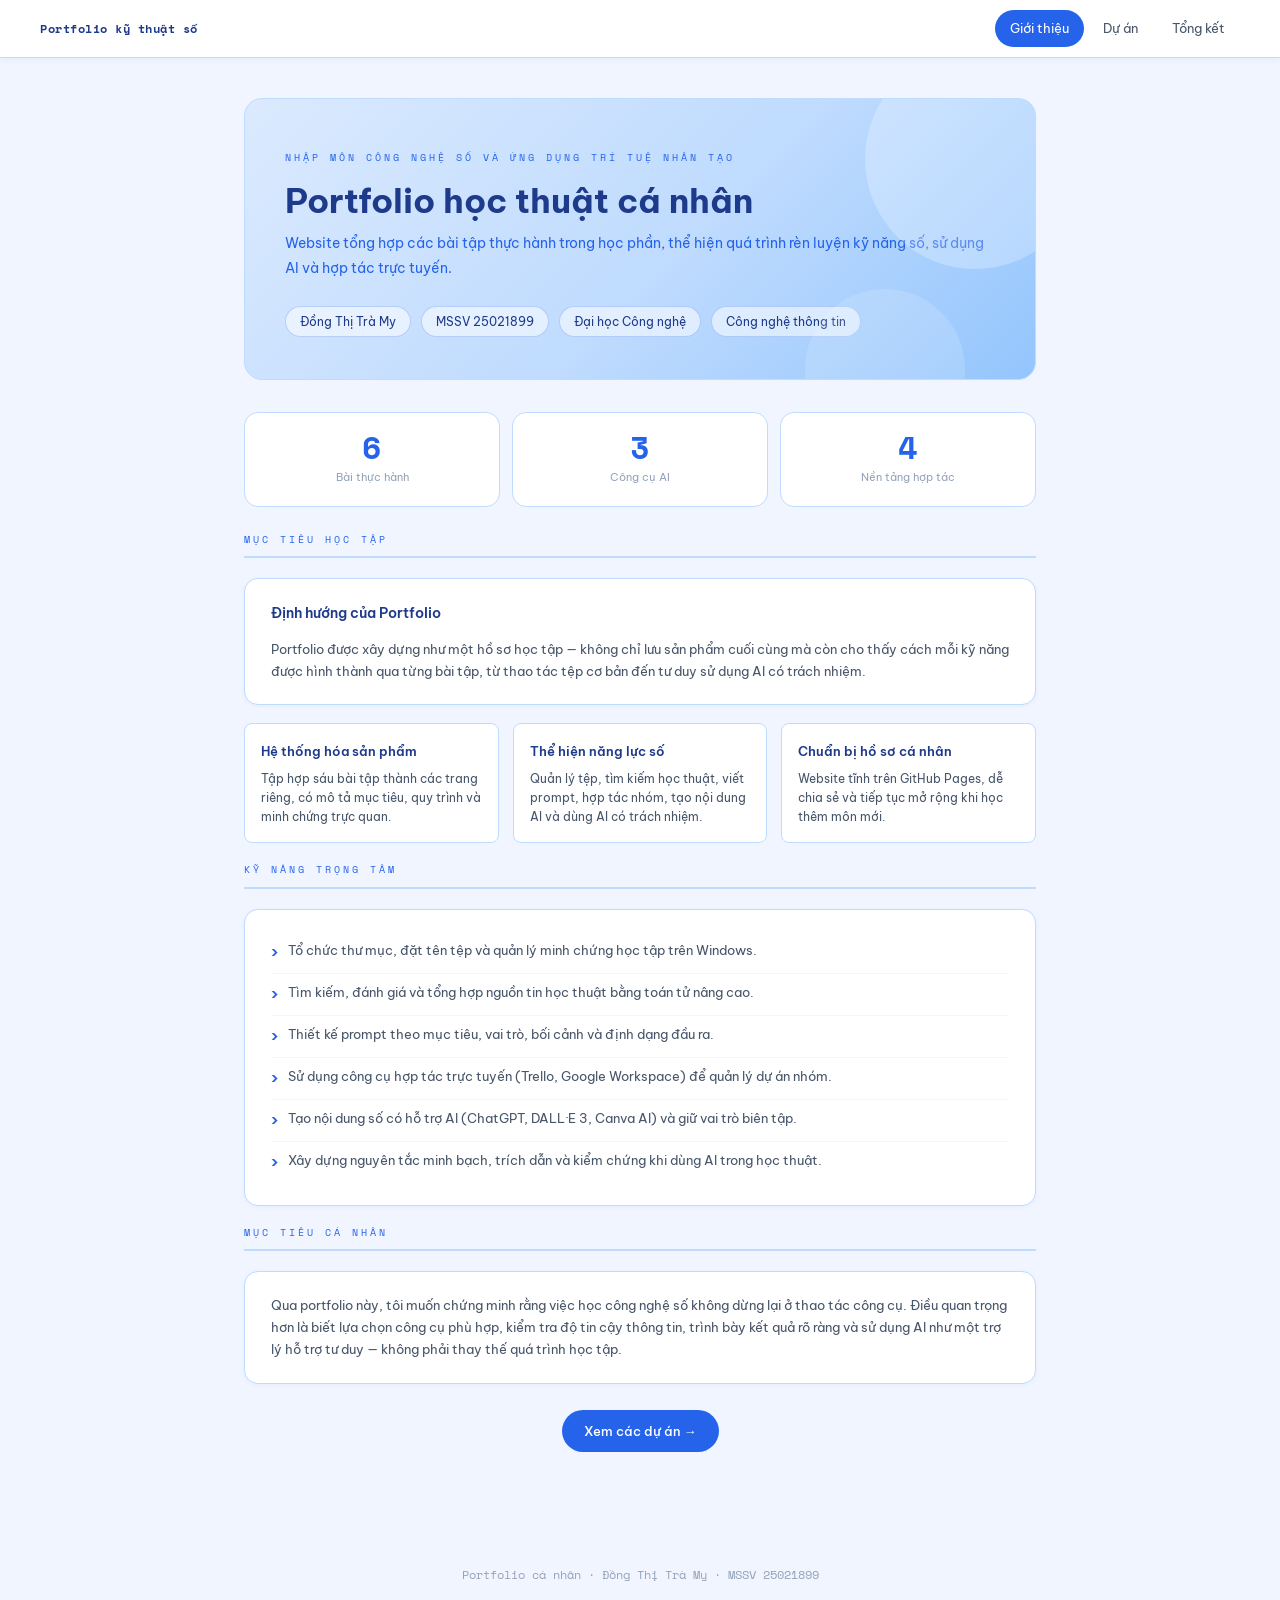
<file: index.html>
<!DOCTYPE html>
<html lang="vi">
<head>
<meta charset="UTF-8">
<meta name="viewport" content="width=device-width, initial-scale=1.0">
<title>Giới thiệu | Portfolio – Đồng Thị Trà My</title>
<link rel="stylesheet" href="style.css">
</head>
<body>

<nav class="topnav">
  <a href="index.html" class="topnav-logo">Portfolio kỹ thuật số</a>
  <div class="topnav-links">
    <a href="index.html" class="active">Giới thiệu</a>
    <a href="projects.html">Dự án</a>
    <a href="summary.html">Tổng kết</a>
  </div>
</nav>

<div class="page">

  <div class="hero">
    <div class="hero-label">Nhập môn Công nghệ số và Ứng dụng Trí tuệ Nhân tạo</div>
    <h1>Portfolio học thuật cá nhân</h1>
    <div class="hero-sub">Website tổng hợp các bài tập thực hành trong học phần, thể hiện quá trình rèn luyện kỹ năng số, sử dụng AI và hợp tác trực tuyến.</div>
    <div class="hero-chips">
      <span class="chip">Đồng Thị Trà My</span>
      <span class="chip">MSSV 25021899</span>
      <span class="chip">Đại học Công nghệ</span>
      <span class="chip">Công nghệ thông tin</span>
    </div>
  </div>

  <div class="stat-grid">
    <div class="stat"><div class="stat-num">6</div><div class="stat-label">Bài thực hành</div></div>
    <div class="stat"><div class="stat-num">3</div><div class="stat-label">Công cụ AI</div></div>
    <div class="stat"><div class="stat-num">4</div><div class="stat-label">Nền tảng hợp tác</div></div>
  </div>

  <div class="sec-label">Mục tiêu học tập</div>

  <div class="card">
    <div class="card-title">Định hướng của Portfolio</div>
    <div class="card-body">Portfolio được xây dựng như một hồ sơ học tập — không chỉ lưu sản phẩm cuối cùng mà còn cho thấy cách mỗi kỹ năng được hình thành qua từng bài tập, từ thao tác tệp cơ bản đến tư duy sử dụng AI có trách nhiệm.</div>
  </div>

  <div class="grid3">
    <div class="ccard">
      <h4>Hệ thống hóa sản phẩm</h4>
      <p>Tập hợp sáu bài tập thành các trang riêng, có mô tả mục tiêu, quy trình và minh chứng trực quan.</p>
    </div>
    <div class="ccard">
      <h4>Thể hiện năng lực số</h4>
      <p>Quản lý tệp, tìm kiếm học thuật, viết prompt, hợp tác nhóm, tạo nội dung AI và dùng AI có trách nhiệm.</p>
    </div>
    <div class="ccard">
      <h4>Chuẩn bị hồ sơ cá nhân</h4>
      <p>Website tĩnh trên GitHub Pages, dễ chia sẻ và tiếp tục mở rộng khi học thêm môn mới.</p>
    </div>
  </div>

  <div class="sec-label">Kỹ năng trọng tâm</div>
  <div class="card">
    <ul class="blist">
      <li>Tổ chức thư mục, đặt tên tệp và quản lý minh chứng học tập trên Windows.</li>
      <li>Tìm kiếm, đánh giá và tổng hợp nguồn tin học thuật bằng toán tử nâng cao.</li>
      <li>Thiết kế prompt theo mục tiêu, vai trò, bối cảnh và định dạng đầu ra.</li>
      <li>Sử dụng công cụ hợp tác trực tuyến (Trello, Google Workspace) để quản lý dự án nhóm.</li>
      <li>Tạo nội dung số có hỗ trợ AI (ChatGPT, DALL·E 3, Canva AI) và giữ vai trò biên tập.</li>
      <li>Xây dựng nguyên tắc minh bạch, trích dẫn và kiểm chứng khi dùng AI trong học thuật.</li>
    </ul>
  </div>

  <div class="sec-label">Mục tiêu cá nhân</div>
  <div class="card">
    <div class="card-body">Qua portfolio này, tôi muốn chứng minh rằng việc học công nghệ số không dừng lại ở thao tác công cụ. Điều quan trọng hơn là biết lựa chọn công cụ phù hợp, kiểm tra độ tin cậy thông tin, trình bày kết quả rõ ràng và sử dụng AI như một trợ lý hỗ trợ tư duy — không phải thay thế quá trình học tập.</div>
  </div>

  <div style="text-align:center;margin-top:12px">
    <a href="projects.html" class="btn">Xem các dự án →</a>
  </div>

</div>

<footer>Portfolio cá nhân · Đồng Thị Trà My · MSSV 25021899</footer>

</body>
</html>
</file>
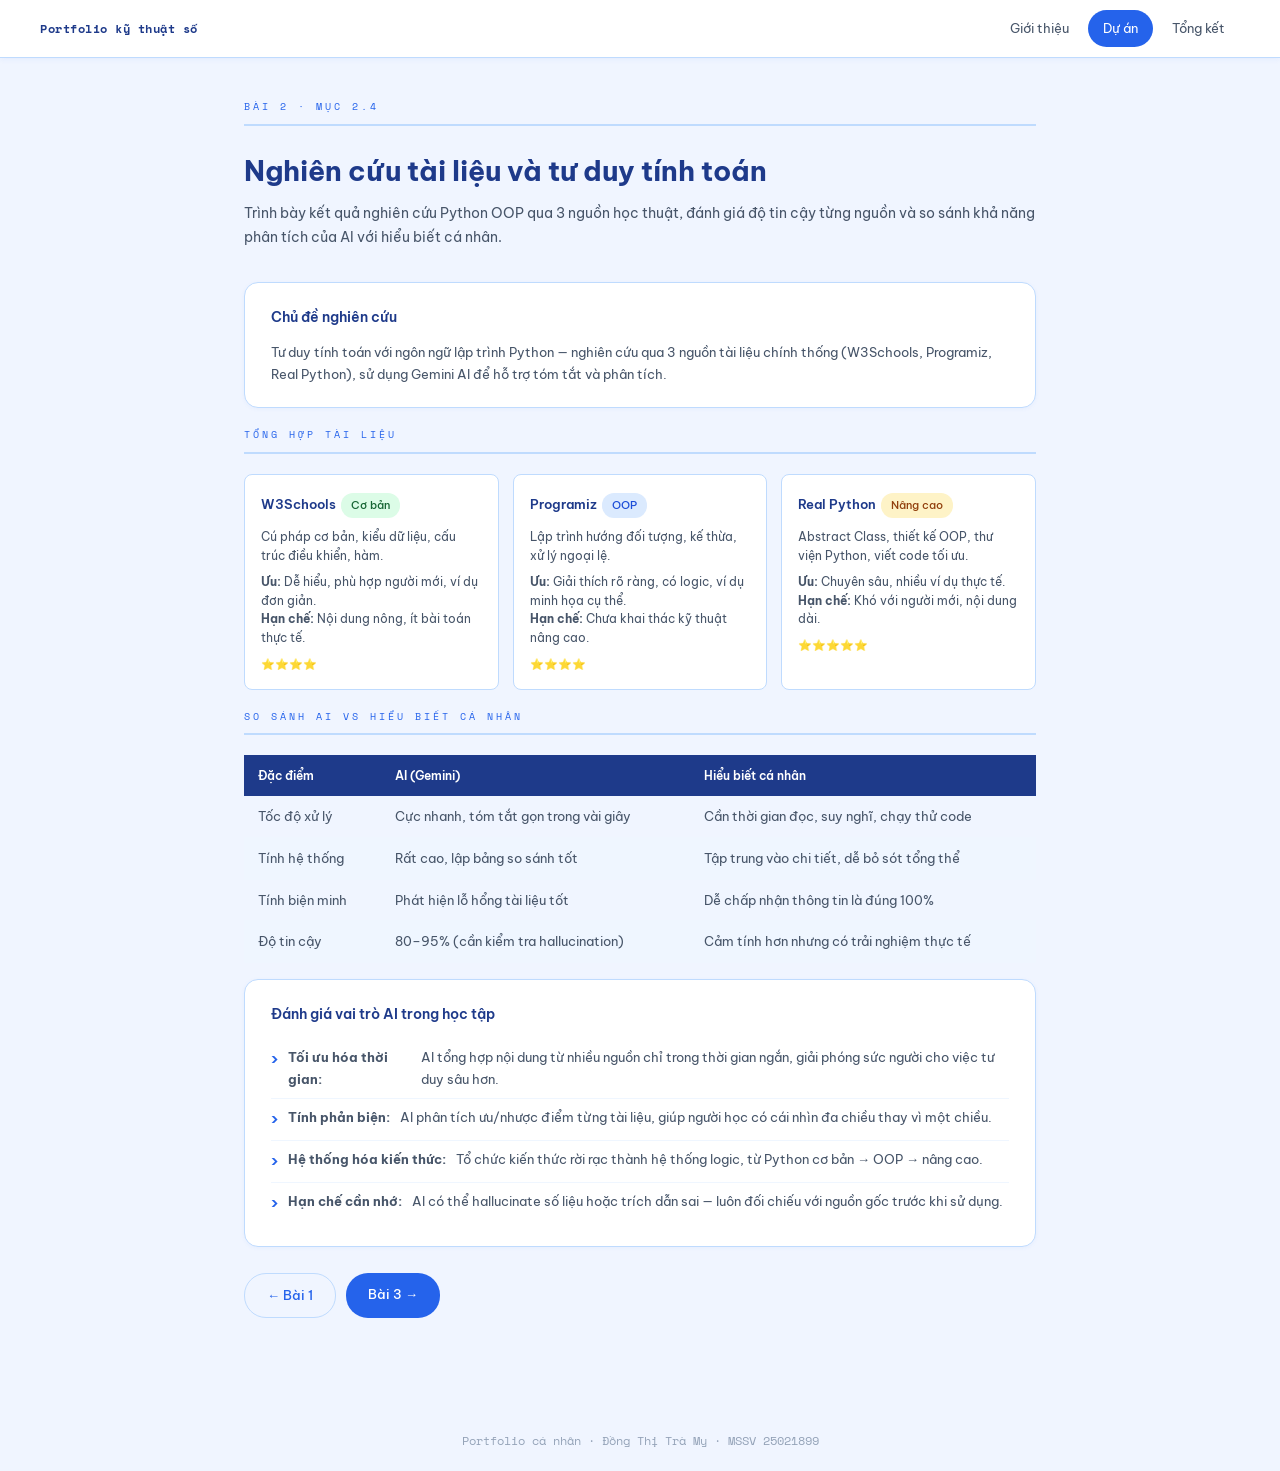
<file: bai2.html>
<!DOCTYPE html>
<html lang="vi">
<head>
<meta charset="UTF-8">
<meta name="viewport" content="width=device-width, initial-scale=1.0">
<title>Bài 2 – Nghiên cứu | Portfolio – Đồng Thị Trà My</title>
<link rel="stylesheet" href="style.css">
</head>
<body>

<nav class="topnav">
  <a href="index.html" class="topnav-logo">Portfolio kỹ thuật số</a>
  <div class="topnav-links">
    <a href="index.html">Giới thiệu</a>
    <a href="projects.html" class="active">Dự án</a>
    <a href="summary.html">Tổng kết</a>
  </div>
</nav>

<div class="page">

  <div class="sec-label">Bài 2 · Mục 2.4</div>
  <h1 class="page-title">Nghiên cứu tài liệu và tư duy tính toán</h1>
  <p class="page-desc">Trình bày kết quả nghiên cứu Python OOP qua 3 nguồn học thuật, đánh giá độ tin cậy từng nguồn và so sánh khả năng phân tích của AI với hiểu biết cá nhân.</p>

  <div class="card">
    <div class="card-title">Chủ đề nghiên cứu</div>
    <div class="card-body">Tư duy tính toán với ngôn ngữ lập trình Python — nghiên cứu qua 3 nguồn tài liệu chính thống (W3Schools, Programiz, Real Python), sử dụng Gemini AI để hỗ trợ tóm tắt và phân tích.</div>
  </div>

  <div class="sec-label">Tổng hợp tài liệu</div>

  <div class="grid3">
    <div class="ccard">
      <h4>W3Schools <span class="tag tag-green">Cơ bản</span></h4>
      <p style="margin-bottom:8px">Cú pháp cơ bản, kiểu dữ liệu, cấu trúc điều khiển, hàm.</p>
      <p><strong>Ưu:</strong> Dễ hiểu, phù hợp người mới, ví dụ đơn giản.<br><strong>Hạn chế:</strong> Nội dung nông, ít bài toán thực tế.</p>
      <p style="margin-top:8px;font-family:'Space Mono',monospace;font-size:11px;color:var(--blue-mid)">⭐⭐⭐⭐</p>
    </div>
    <div class="ccard">
      <h4>Programiz <span class="tag tag-blue">OOP</span></h4>
      <p style="margin-bottom:8px">Lập trình hướng đối tượng, kế thừa, xử lý ngoại lệ.</p>
      <p><strong>Ưu:</strong> Giải thích rõ ràng, có logic, ví dụ minh họa cụ thể.<br><strong>Hạn chế:</strong> Chưa khai thác kỹ thuật nâng cao.</p>
      <p style="margin-top:8px;font-family:'Space Mono',monospace;font-size:11px;color:var(--blue-mid)">⭐⭐⭐⭐</p>
    </div>
    <div class="ccard">
      <h4>Real Python <span class="tag tag-amber">Nâng cao</span></h4>
      <p style="margin-bottom:8px">Abstract Class, thiết kế OOP, thư viện Python, viết code tối ưu.</p>
      <p><strong>Ưu:</strong> Chuyên sâu, nhiều ví dụ thực tế.<br><strong>Hạn chế:</strong> Khó với người mới, nội dung dài.</p>
      <p style="margin-top:8px;font-family:'Space Mono',monospace;font-size:11px;color:var(--blue-mid)">⭐⭐⭐⭐⭐</p>
    </div>
  </div>

  <div class="sec-label">So sánh AI vs Hiểu biết cá nhân</div>

  <table class="tbl">
    <thead><tr><th>Đặc điểm</th><th>AI (Gemini)</th><th>Hiểu biết cá nhân</th></tr></thead>
    <tbody>
      <tr><td>Tốc độ xử lý</td><td>Cực nhanh, tóm tắt gọn trong vài giây</td><td>Cần thời gian đọc, suy nghĩ, chạy thử code</td></tr>
      <tr><td>Tính hệ thống</td><td>Rất cao, lập bảng so sánh tốt</td><td>Tập trung vào chi tiết, dễ bỏ sót tổng thể</td></tr>
      <tr><td>Tính biện minh</td><td>Phát hiện lỗ hổng tài liệu tốt</td><td>Dễ chấp nhận thông tin là đúng 100%</td></tr>
      <tr><td>Độ tin cậy</td><td>80–95% (cần kiểm tra hallucination)</td><td>Cảm tính hơn nhưng có trải nghiệm thực tế</td></tr>
    </tbody>
  </table>

  <div class="card">
    <div class="card-title">Đánh giá vai trò AI trong học tập</div>
    <ul class="blist">
      <li><strong>Tối ưu hóa thời gian:</strong> AI tổng hợp nội dung từ nhiều nguồn chỉ trong thời gian ngắn, giải phóng sức người cho việc tư duy sâu hơn.</li>
      <li><strong>Tính phản biện:</strong> AI phân tích ưu/nhược điểm từng tài liệu, giúp người học có cái nhìn đa chiều thay vì một chiều.</li>
      <li><strong>Hệ thống hóa kiến thức:</strong> Tổ chức kiến thức rời rạc thành hệ thống logic, từ Python cơ bản → OOP → nâng cao.</li>
      <li><strong>Hạn chế cần nhớ:</strong> AI có thể hallucinate số liệu hoặc trích dẫn sai — luôn đối chiếu với nguồn gốc trước khi sử dụng.</li>
    </ul>
  </div>

  <div style="display:flex;gap:10px;margin-top:8px">
    <a href="bai1.html" class="btn btn-outline">← Bài 1</a>
    <a href="bai3.html" class="btn">Bài 3 →</a>
  </div>

</div>

<footer>Portfolio cá nhân · Đồng Thị Trà My · MSSV 25021899</footer>
</body>
</html>
</file>
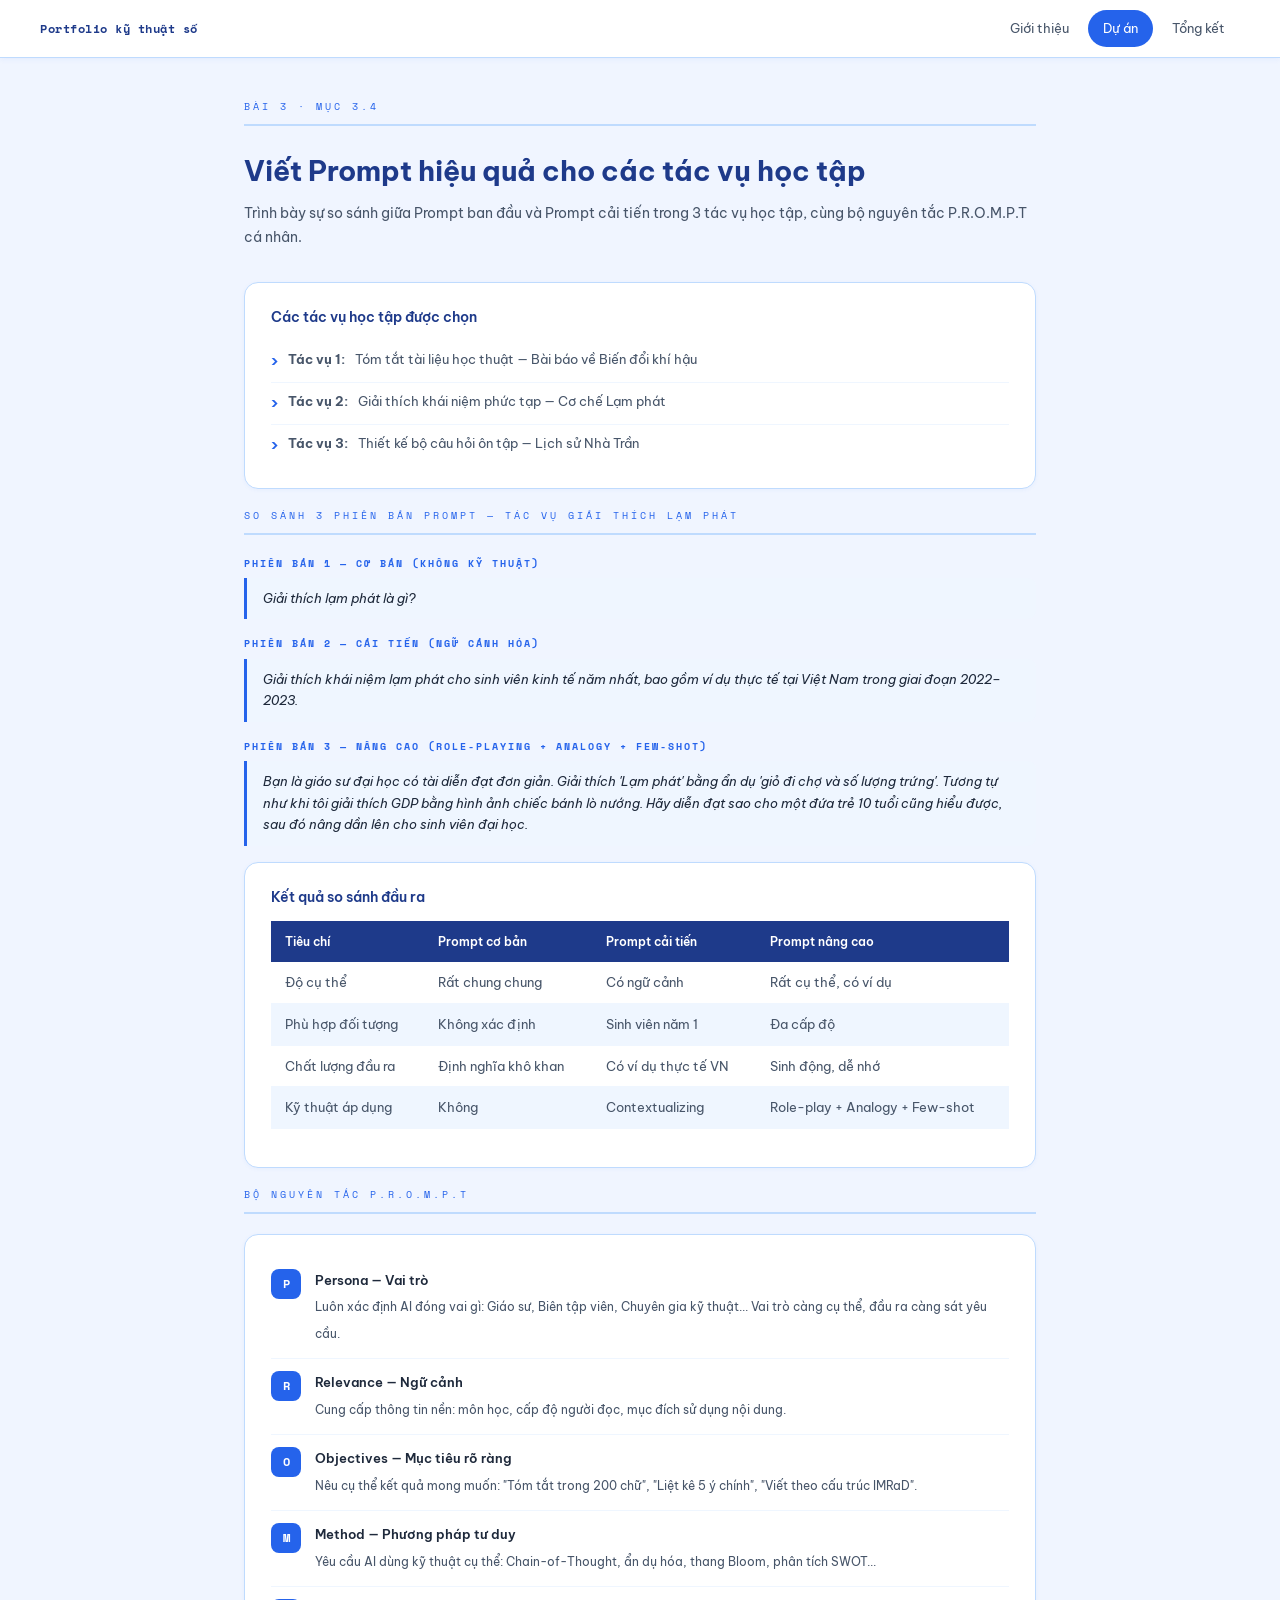
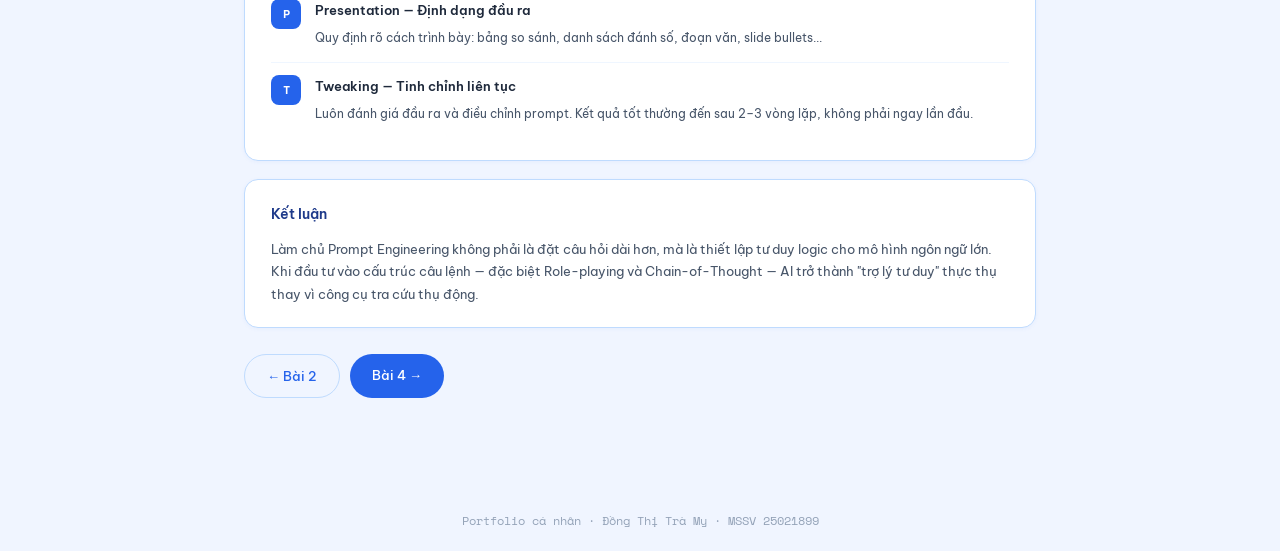
<file: bai3.html>
<!DOCTYPE html>
<html lang="vi">
<head>
<meta charset="UTF-8">
<meta name="viewport" content="width=device-width, initial-scale=1.0">
<title>Bài 3 – Prompt | Portfolio – Đồng Thị Trà My</title>
<link rel="stylesheet" href="style.css">
</head>
<body>

<nav class="topnav">
  <a href="index.html" class="topnav-logo">Portfolio kỹ thuật số</a>
  <div class="topnav-links">
    <a href="index.html">Giới thiệu</a>
    <a href="projects.html" class="active">Dự án</a>
    <a href="summary.html">Tổng kết</a>
  </div>
</nav>

<div class="page">

  <div class="sec-label">Bài 3 · Mục 3.4</div>
  <h1 class="page-title">Viết Prompt hiệu quả cho các tác vụ học tập</h1>
  <p class="page-desc">Trình bày sự so sánh giữa Prompt ban đầu và Prompt cải tiến trong 3 tác vụ học tập, cùng bộ nguyên tắc P.R.O.M.P.T cá nhân.</p>

  <div class="card">
    <div class="card-title">Các tác vụ học tập được chọn</div>
    <ul class="blist">
      <li><strong>Tác vụ 1:</strong> Tóm tắt tài liệu học thuật — Bài báo về Biến đổi khí hậu</li>
      <li><strong>Tác vụ 2:</strong> Giải thích khái niệm phức tạp — Cơ chế Lạm phát</li>
      <li><strong>Tác vụ 3:</strong> Thiết kế bộ câu hỏi ôn tập — Lịch sử Nhà Trần</li>
    </ul>
  </div>

  <div class="sec-label">So sánh 3 phiên bản Prompt — Tác vụ Giải thích Lạm phát</div>

  <div class="prompt-wrap">
    <div class="prompt-label">Phiên bản 1 — Cơ bản (không kỹ thuật)</div>
    <div class="prompt-box">Giải thích lạm phát là gì?</div>
  </div>

  <div class="prompt-wrap">
    <div class="prompt-label">Phiên bản 2 — Cải tiến (Ngữ cảnh hóa)</div>
    <div class="prompt-box">Giải thích khái niệm lạm phát cho sinh viên kinh tế năm nhất, bao gồm ví dụ thực tế tại Việt Nam trong giai đoạn 2022–2023.</div>
  </div>

  <div class="prompt-wrap">
    <div class="prompt-label">Phiên bản 3 — Nâng cao (Role-playing + Analogy + Few-shot)</div>
    <div class="prompt-box">Bạn là giáo sư đại học có tài diễn đạt đơn giản. Giải thích 'Lạm phát' bằng ẩn dụ 'giỏ đi chợ và số lượng trứng'. Tương tự như khi tôi giải thích GDP bằng hình ảnh chiếc bánh lò nướng. Hãy diễn đạt sao cho một đứa trẻ 10 tuổi cũng hiểu được, sau đó nâng dần lên cho sinh viên đại học.</div>
  </div>

  <div class="card">
    <div class="card-title">Kết quả so sánh đầu ra</div>
    <table class="tbl">
      <thead><tr><th>Tiêu chí</th><th>Prompt cơ bản</th><th>Prompt cải tiến</th><th>Prompt nâng cao</th></tr></thead>
      <tbody>
        <tr><td>Độ cụ thể</td><td>Rất chung chung</td><td>Có ngữ cảnh</td><td>Rất cụ thể, có ví dụ</td></tr>
        <tr><td>Phù hợp đối tượng</td><td>Không xác định</td><td>Sinh viên năm 1</td><td>Đa cấp độ</td></tr>
        <tr><td>Chất lượng đầu ra</td><td>Định nghĩa khô khan</td><td>Có ví dụ thực tế VN</td><td>Sinh động, dễ nhớ</td></tr>
        <tr><td>Kỹ thuật áp dụng</td><td>Không</td><td>Contextualizing</td><td>Role-play + Analogy + Few-shot</td></tr>
      </tbody>
    </table>
  </div>

  <div class="sec-label">Bộ nguyên tắc P.R.O.M.P.T</div>

  <div class="card">
    <ul class="plist">
      <li>
        <div class="pnum">P</div>
        <div class="pbody">
          <strong>Persona — Vai trò</strong>
          <span>Luôn xác định AI đóng vai gì: Giáo sư, Biên tập viên, Chuyên gia kỹ thuật... Vai trò càng cụ thể, đầu ra càng sát yêu cầu.</span>
        </div>
      </li>
      <li>
        <div class="pnum">R</div>
        <div class="pbody">
          <strong>Relevance — Ngữ cảnh</strong>
          <span>Cung cấp thông tin nền: môn học, cấp độ người đọc, mục đích sử dụng nội dung.</span>
        </div>
      </li>
      <li>
        <div class="pnum">O</div>
        <div class="pbody">
          <strong>Objectives — Mục tiêu rõ ràng</strong>
          <span>Nêu cụ thể kết quả mong muốn: "Tóm tắt trong 200 chữ", "Liệt kê 5 ý chính", "Viết theo cấu trúc IMRaD".</span>
        </div>
      </li>
      <li>
        <div class="pnum">M</div>
        <div class="pbody">
          <strong>Method — Phương pháp tư duy</strong>
          <span>Yêu cầu AI dùng kỹ thuật cụ thể: Chain-of-Thought, ẩn dụ hóa, thang Bloom, phân tích SWOT...</span>
        </div>
      </li>
      <li>
        <div class="pnum">P</div>
        <div class="pbody">
          <strong>Presentation — Định dạng đầu ra</strong>
          <span>Quy định rõ cách trình bày: bảng so sánh, danh sách đánh số, đoạn văn, slide bullets...</span>
        </div>
      </li>
      <li>
        <div class="pnum">T</div>
        <div class="pbody">
          <strong>Tweaking — Tinh chỉnh liên tục</strong>
          <span>Luôn đánh giá đầu ra và điều chỉnh prompt. Kết quả tốt thường đến sau 2–3 vòng lặp, không phải ngay lần đầu.</span>
        </div>
      </li>
    </ul>
  </div>

  <div class="card">
    <div class="card-title">Kết luận</div>
    <div class="card-body">Làm chủ Prompt Engineering không phải là đặt câu hỏi dài hơn, mà là thiết lập tư duy logic cho mô hình ngôn ngữ lớn. Khi đầu tư vào cấu trúc câu lệnh — đặc biệt Role-playing và Chain-of-Thought — AI trở thành "trợ lý tư duy" thực thụ thay vì công cụ tra cứu thụ động.</div>
  </div>

  <div style="display:flex;gap:10px;margin-top:8px">
    <a href="bai2.html" class="btn btn-outline">← Bài 2</a>
    <a href="bai4.html" class="btn">Bài 4 →</a>
  </div>

</div>

<footer>Portfolio cá nhân · Đồng Thị Trà My · MSSV 25021899</footer>
</body>
</html>
</file>
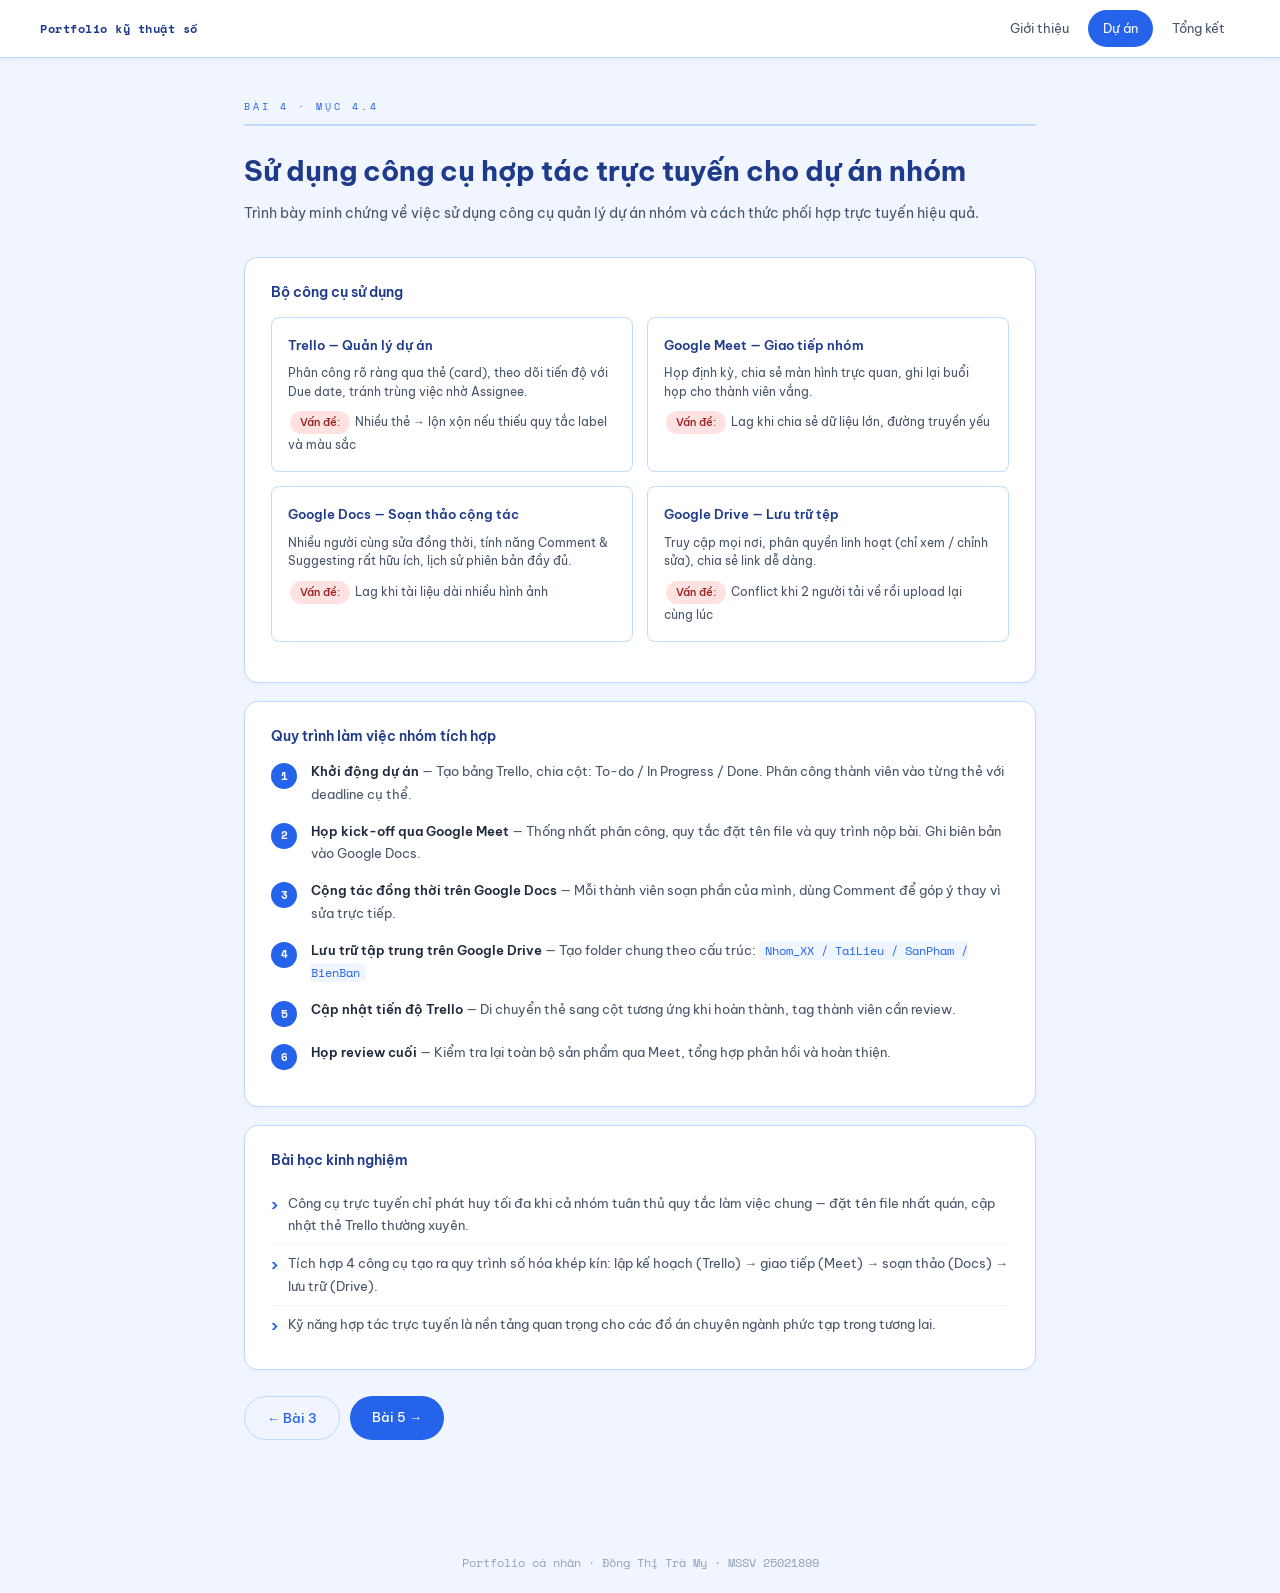
<file: bai4.html>
<!DOCTYPE html>
<html lang="vi">
<head>
<meta charset="UTF-8">
<meta name="viewport" content="width=device-width, initial-scale=1.0">
<title>Bài 4 – Hợp tác | Portfolio – Đồng Thị Trà My</title>
<link rel="stylesheet" href="style.css">
</head>
<body>

<nav class="topnav">
  <a href="index.html" class="topnav-logo">Portfolio kỹ thuật số</a>
  <div class="topnav-links">
    <a href="index.html">Giới thiệu</a>
    <a href="projects.html" class="active">Dự án</a>
    <a href="summary.html">Tổng kết</a>
  </div>
</nav>

<div class="page">

  <div class="sec-label">Bài 4 · Mục 4.4</div>
  <h1 class="page-title">Sử dụng công cụ hợp tác trực tuyến cho dự án nhóm</h1>
  <p class="page-desc">Trình bày minh chứng về việc sử dụng công cụ quản lý dự án nhóm và cách thức phối hợp trực tuyến hiệu quả.</p>

  <div class="card">
    <div class="card-title">Bộ công cụ sử dụng</div>
    <div class="grid2">
      <div class="ccard">
        <h4>Trello — Quản lý dự án</h4>
        <p>Phân công rõ ràng qua thẻ (card), theo dõi tiến độ với Due date, tránh trùng việc nhờ Assignee.</p>
        <p style="margin-top:8px"><span class="tag tag-red">Vấn đề:</span> Nhiều thẻ → lộn xộn nếu thiếu quy tắc label và màu sắc</p>
      </div>
      <div class="ccard">
        <h4>Google Meet — Giao tiếp nhóm</h4>
        <p>Họp định kỳ, chia sẻ màn hình trực quan, ghi lại buổi họp cho thành viên vắng.</p>
        <p style="margin-top:8px"><span class="tag tag-red">Vấn đề:</span> Lag khi chia sẻ dữ liệu lớn, đường truyền yếu</p>
      </div>
      <div class="ccard">
        <h4>Google Docs — Soạn thảo cộng tác</h4>
        <p>Nhiều người cùng sửa đồng thời, tính năng Comment & Suggesting rất hữu ích, lịch sử phiên bản đầy đủ.</p>
        <p style="margin-top:8px"><span class="tag tag-red">Vấn đề:</span> Lag khi tài liệu dài nhiều hình ảnh</p>
      </div>
      <div class="ccard">
        <h4>Google Drive — Lưu trữ tệp</h4>
        <p>Truy cập mọi nơi, phân quyền linh hoạt (chỉ xem / chỉnh sửa), chia sẻ link dễ dàng.</p>
        <p style="margin-top:8px"><span class="tag tag-red">Vấn đề:</span> Conflict khi 2 người tải về rồi upload lại cùng lúc</p>
      </div>
    </div>
  </div>

  <div class="card">
    <div class="card-title">Quy trình làm việc nhóm tích hợp</div>
    <ul class="steps">
      <li><div class="step-text"><strong>Khởi động dự án</strong> — Tạo bảng Trello, chia cột: To-do / In Progress / Done. Phân công thành viên vào từng thẻ với deadline cụ thể.</div></li>
      <li><div class="step-text"><strong>Họp kick-off qua Google Meet</strong> — Thống nhất phân công, quy tắc đặt tên file và quy trình nộp bài. Ghi biên bản vào Google Docs.</div></li>
      <li><div class="step-text"><strong>Cộng tác đồng thời trên Google Docs</strong> — Mỗi thành viên soạn phần của mình, dùng Comment để góp ý thay vì sửa trực tiếp.</div></li>
      <li><div class="step-text"><strong>Lưu trữ tập trung trên Google Drive</strong> — Tạo folder chung theo cấu trúc: <code>Nhom_XX / TaiLieu / SanPham / BienBan</code></div></li>
      <li><div class="step-text"><strong>Cập nhật tiến độ Trello</strong> — Di chuyển thẻ sang cột tương ứng khi hoàn thành, tag thành viên cần review.</div></li>
      <li><div class="step-text"><strong>Họp review cuối</strong> — Kiểm tra lại toàn bộ sản phẩm qua Meet, tổng hợp phản hồi và hoàn thiện.</div></li>
    </ul>
  </div>

  <div class="card">
    <div class="card-title">Bài học kinh nghiệm</div>
    <ul class="blist">
      <li>Công cụ trực tuyến chỉ phát huy tối đa khi cả nhóm tuân thủ quy tắc làm việc chung — đặt tên file nhất quán, cập nhật thẻ Trello thường xuyên.</li>
      <li>Tích hợp 4 công cụ tạo ra quy trình số hóa khép kín: lập kế hoạch (Trello) → giao tiếp (Meet) → soạn thảo (Docs) → lưu trữ (Drive).</li>
      <li>Kỹ năng hợp tác trực tuyến là nền tảng quan trọng cho các đồ án chuyên ngành phức tạp trong tương lai.</li>
    </ul>
  </div>

  <div style="display:flex;gap:10px;margin-top:8px">
    <a href="bai3.html" class="btn btn-outline">← Bài 3</a>
    <a href="bai5.html" class="btn">Bài 5 →</a>
  </div>

</div>

<footer>Portfolio cá nhân · Đồng Thị Trà My · MSSV 25021899</footer>
</body>
</html>
</file>
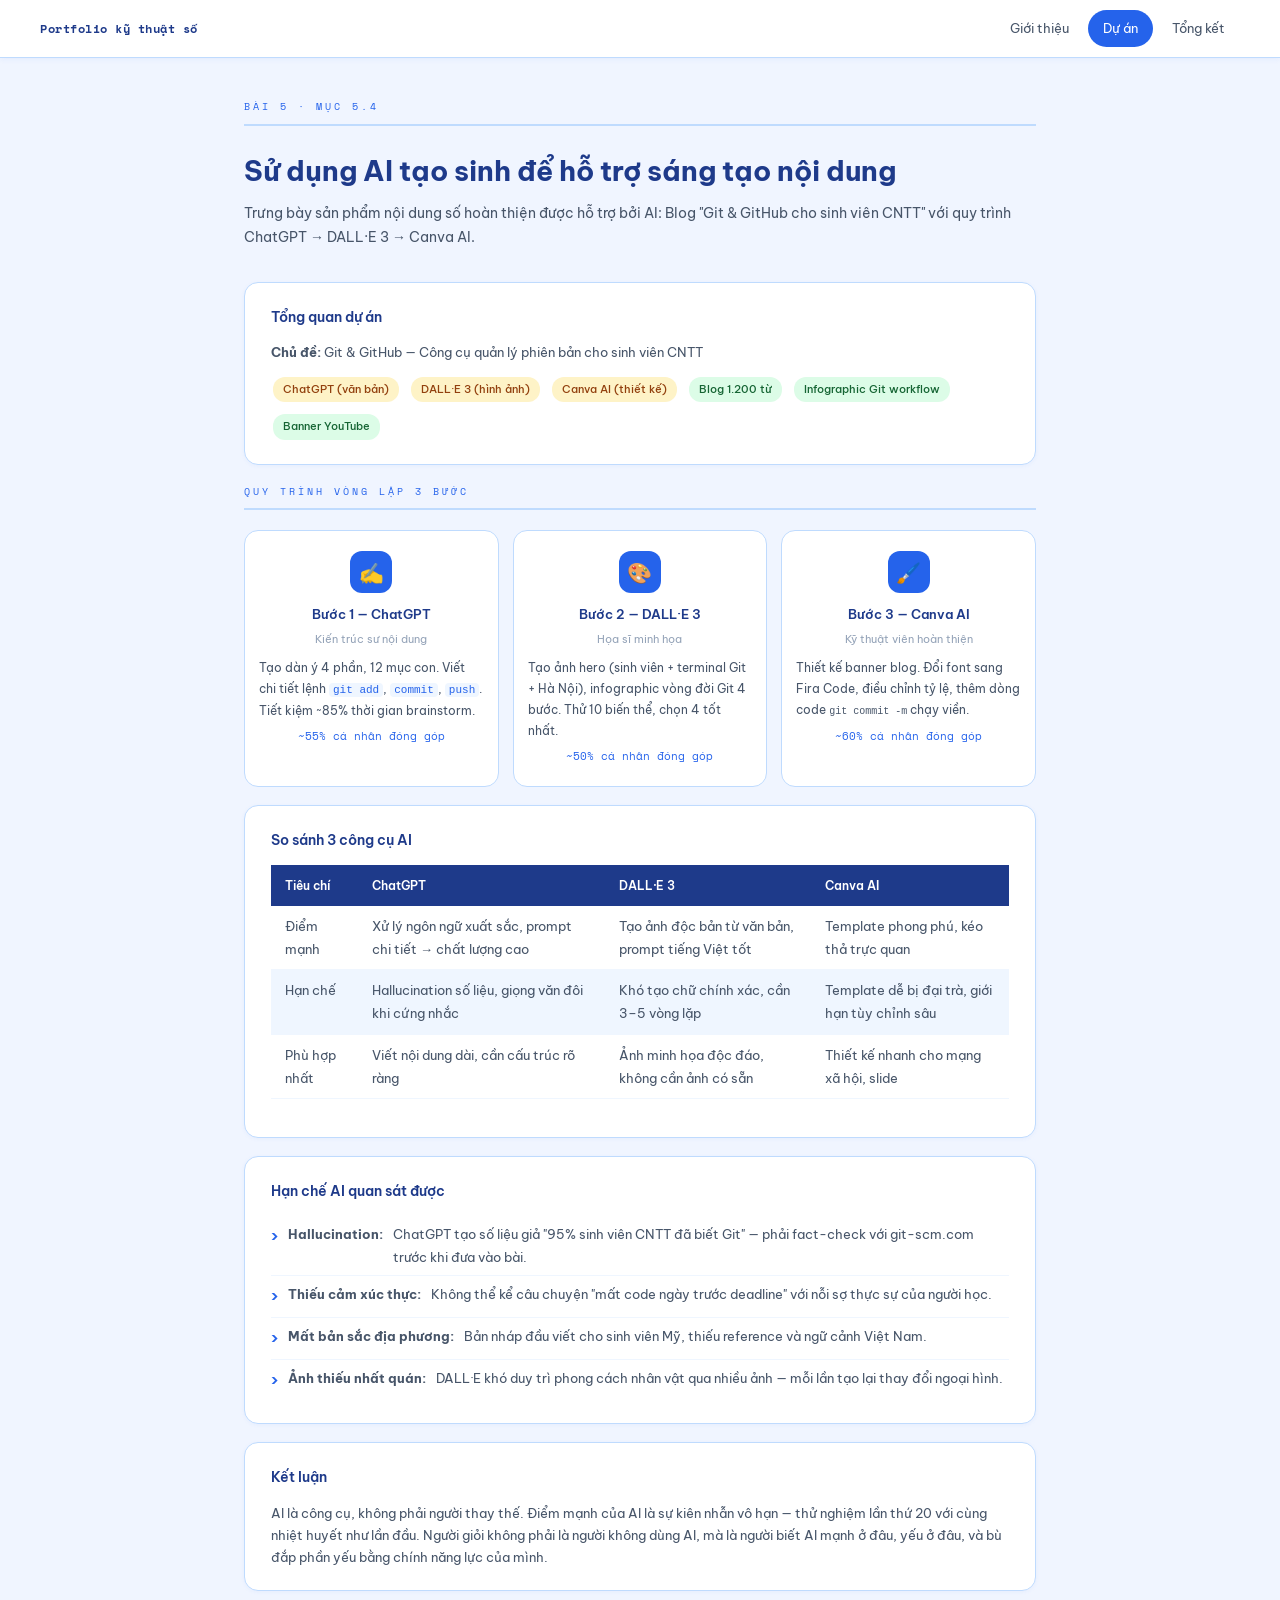
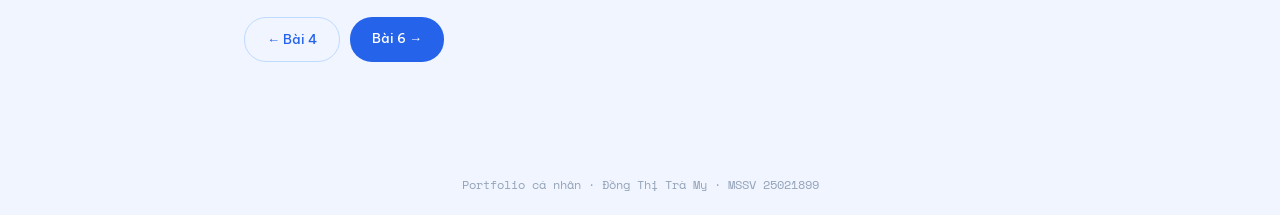
<file: bai5.html>
<!DOCTYPE html>
<html lang="vi">
<head>
<meta charset="UTF-8">
<meta name="viewport" content="width=device-width, initial-scale=1.0">
<title>Bài 5 – Sáng tạo AI | Portfolio – Đồng Thị Trà My</title>
<link rel="stylesheet" href="style.css">
</head>
<body>

<nav class="topnav">
  <a href="index.html" class="topnav-logo">Portfolio kỹ thuật số</a>
  <div class="topnav-links">
    <a href="index.html">Giới thiệu</a>
    <a href="projects.html" class="active">Dự án</a>
    <a href="summary.html">Tổng kết</a>
  </div>
</nav>

<div class="page">

  <div class="sec-label">Bài 5 · Mục 5.4</div>
  <h1 class="page-title">Sử dụng AI tạo sinh để hỗ trợ sáng tạo nội dung</h1>
  <p class="page-desc">Trưng bày sản phẩm nội dung số hoàn thiện được hỗ trợ bởi AI: Blog "Git & GitHub cho sinh viên CNTT" với quy trình ChatGPT → DALL·E 3 → Canva AI.</p>

  <div class="card">
    <div class="card-title">Tổng quan dự án</div>
    <div class="card-body" style="margin-bottom:12px"><strong>Chủ đề:</strong> Git & GitHub — Công cụ quản lý phiên bản cho sinh viên CNTT</div>
    <div style="display:flex;gap:8px;flex-wrap:wrap">
      <span class="tag tag-amber">ChatGPT (văn bản)</span>
      <span class="tag tag-amber">DALL·E 3 (hình ảnh)</span>
      <span class="tag tag-amber">Canva AI (thiết kế)</span>
      <span class="tag tag-green">Blog 1.200 từ</span>
      <span class="tag tag-green">Infographic Git workflow</span>
      <span class="tag tag-green">Banner YouTube</span>
    </div>
  </div>

  <div class="sec-label">Quy trình vòng lặp 3 bước</div>

  <div class="grid3">
    <div class="tcol">
      <div class="ticon">✍️</div>
      <div class="tname">Bước 1 — ChatGPT</div>
      <div class="trole">Kiến trúc sư nội dung</div>
      <div style="font-size:12px;color:var(--text-sub);margin-top:8px;text-align:left">Tạo dàn ý 4 phần, 12 mục con. Viết chi tiết lệnh <code style="font-size:11px;background:var(--blue-pale);color:var(--blue-mid);padding:1px 4px;border-radius:4px">git add</code>, <code style="font-size:11px;background:var(--blue-pale);color:var(--blue-mid);padding:1px 4px;border-radius:4px">commit</code>, <code style="font-size:11px;background:var(--blue-pale);color:var(--blue-mid);padding:1px 4px;border-radius:4px">push</code>. Tiết kiệm ~85% thời gian brainstorm.</div>
      <div class="tpct">~55% cá nhân đóng góp</div>
    </div>
    <div class="tcol">
      <div class="ticon">🎨</div>
      <div class="tname">Bước 2 — DALL·E 3</div>
      <div class="trole">Họa sĩ minh họa</div>
      <div style="font-size:12px;color:var(--text-sub);margin-top:8px;text-align:left">Tạo ảnh hero (sinh viên + terminal Git + Hà Nội), infographic vòng đời Git 4 bước. Thử 10 biến thể, chọn 4 tốt nhất.</div>
      <div class="tpct">~50% cá nhân đóng góp</div>
    </div>
    <div class="tcol">
      <div class="ticon">🖌️</div>
      <div class="tname">Bước 3 — Canva AI</div>
      <div class="trole">Kỹ thuật viên hoàn thiện</div>
      <div style="font-size:12px;color:var(--text-sub);margin-top:8px;text-align:left">Thiết kế banner blog. Đổi font sang Fira Code, điều chỉnh tỷ lệ, thêm dòng code <code style="font-size:10px">git commit -m</code> chạy viền.</div>
      <div class="tpct">~60% cá nhân đóng góp</div>
    </div>
  </div>

  <div class="card">
    <div class="card-title">So sánh 3 công cụ AI</div>
    <table class="tbl">
      <thead><tr><th>Tiêu chí</th><th>ChatGPT</th><th>DALL·E 3</th><th>Canva AI</th></tr></thead>
      <tbody>
        <tr><td>Điểm mạnh</td><td>Xử lý ngôn ngữ xuất sắc, prompt chi tiết → chất lượng cao</td><td>Tạo ảnh độc bản từ văn bản, prompt tiếng Việt tốt</td><td>Template phong phú, kéo thả trực quan</td></tr>
        <tr><td>Hạn chế</td><td>Hallucination số liệu, giọng văn đôi khi cứng nhắc</td><td>Khó tạo chữ chính xác, cần 3–5 vòng lặp</td><td>Template dễ bị đại trà, giới hạn tùy chỉnh sâu</td></tr>
        <tr><td>Phù hợp nhất</td><td>Viết nội dung dài, cần cấu trúc rõ ràng</td><td>Ảnh minh họa độc đáo, không cần ảnh có sẵn</td><td>Thiết kế nhanh cho mạng xã hội, slide</td></tr>
      </tbody>
    </table>
  </div>

  <div class="card">
    <div class="card-title">Hạn chế AI quan sát được</div>
    <ul class="blist">
      <li><strong>Hallucination:</strong> ChatGPT tạo số liệu giả "95% sinh viên CNTT đã biết Git" — phải fact-check với git-scm.com trước khi đưa vào bài.</li>
      <li><strong>Thiếu cảm xúc thực:</strong> Không thể kể câu chuyện "mất code ngày trước deadline" với nỗi sợ thực sự của người học.</li>
      <li><strong>Mất bản sắc địa phương:</strong> Bản nháp đầu viết cho sinh viên Mỹ, thiếu reference và ngữ cảnh Việt Nam.</li>
      <li><strong>Ảnh thiếu nhất quán:</strong> DALL·E khó duy trì phong cách nhân vật qua nhiều ảnh — mỗi lần tạo lại thay đổi ngoại hình.</li>
    </ul>
  </div>

  <div class="card">
    <div class="card-title">Kết luận</div>
    <div class="card-body">AI là công cụ, không phải người thay thế. Điểm mạnh của AI là sự kiên nhẫn vô hạn — thử nghiệm lần thứ 20 với cùng nhiệt huyết như lần đầu. Người giỏi không phải là người không dùng AI, mà là người biết AI mạnh ở đâu, yếu ở đâu, và bù đắp phần yếu bằng chính năng lực của mình.</div>
  </div>

  <div style="display:flex;gap:10px;margin-top:8px">
    <a href="bai4.html" class="btn btn-outline">← Bài 4</a>
    <a href="bai6.html" class="btn">Bài 6 →</a>
  </div>

</div>

<footer>Portfolio cá nhân · Đồng Thị Trà My · MSSV 25021899</footer>
</body>
</html>
</file>
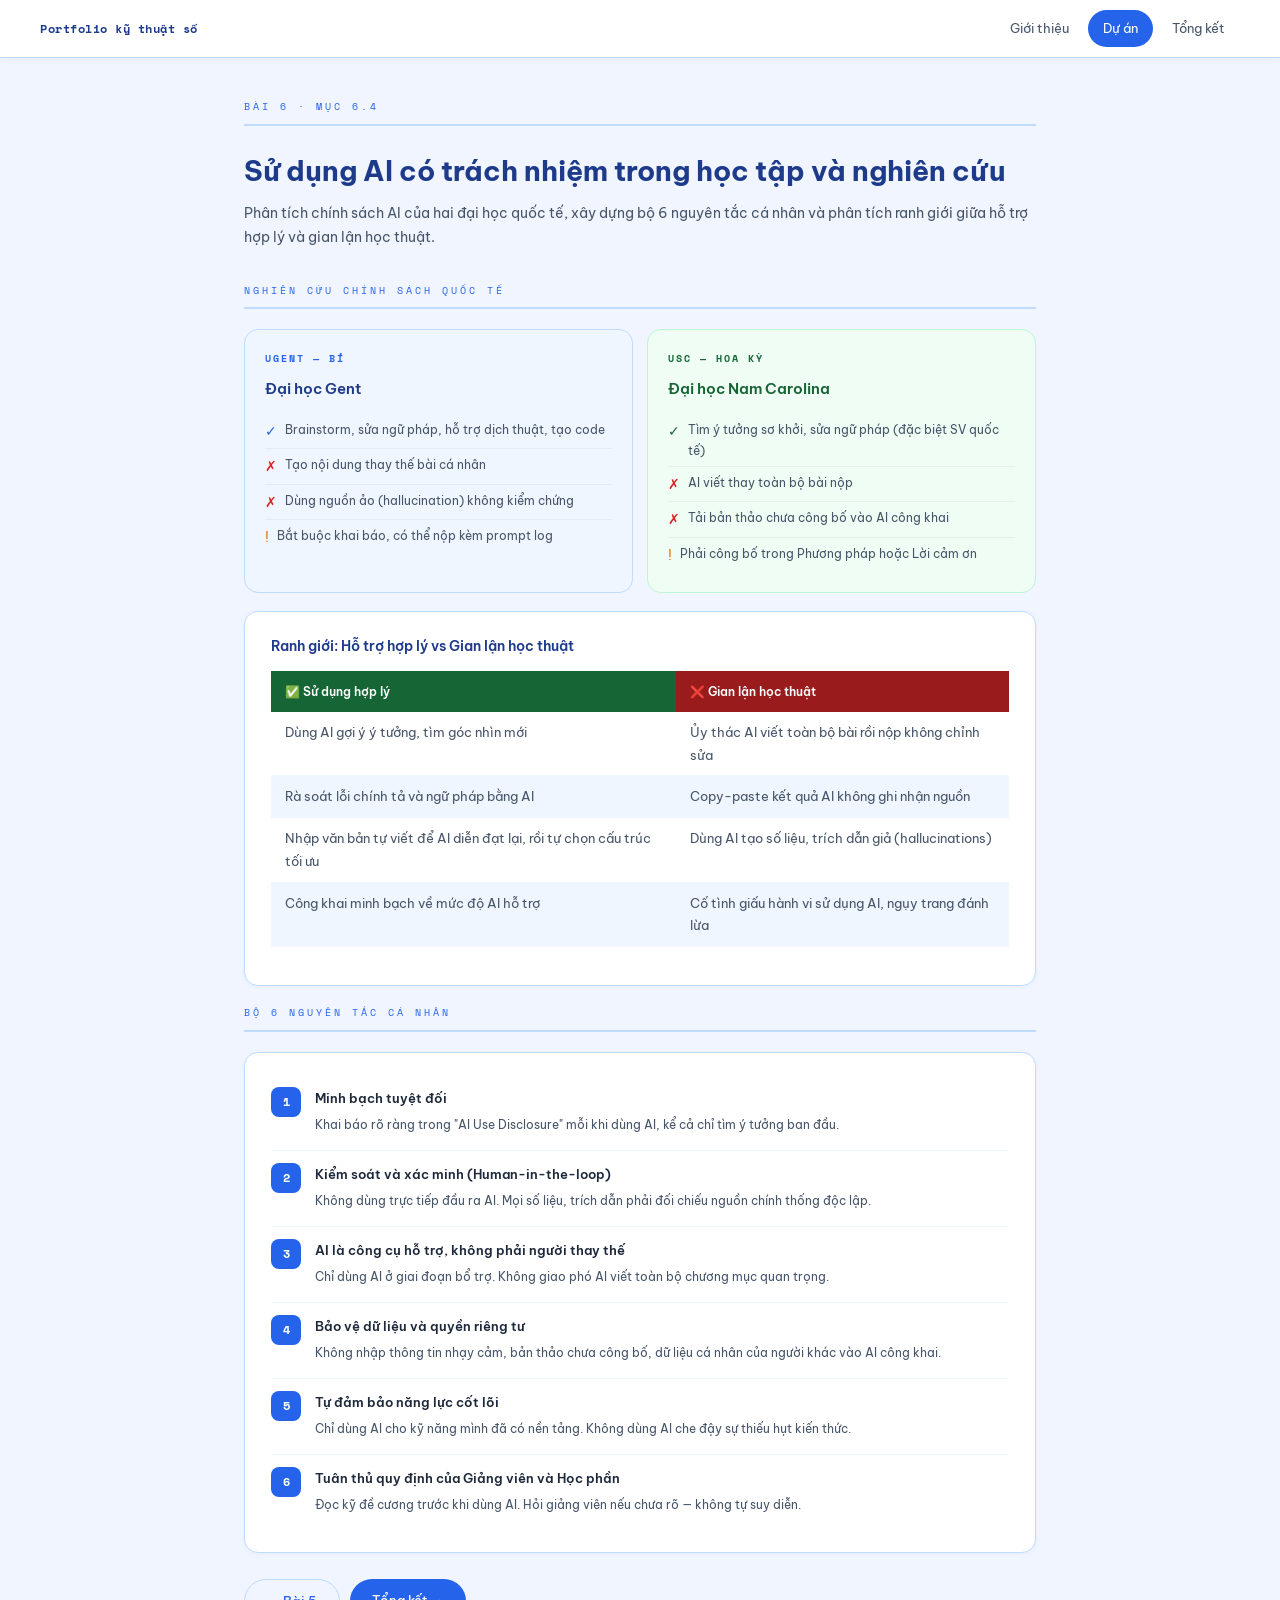
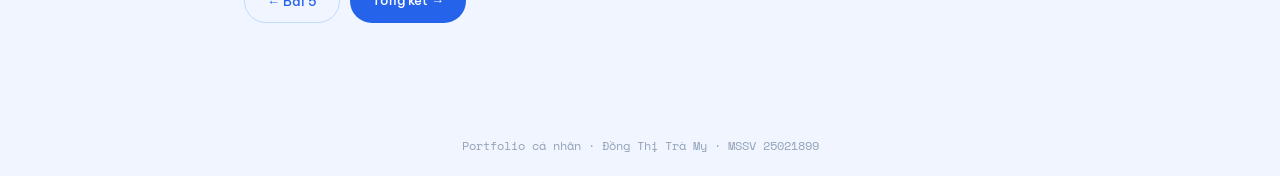
<file: bai6.html>
<!DOCTYPE html>
<html lang="vi">
<head>
<meta charset="UTF-8">
<meta name="viewport" content="width=device-width, initial-scale=1.0">
<title>Bài 6 – Đạo đức AI | Portfolio – Đồng Thị Trà My</title>
<link rel="stylesheet" href="style.css">
</head>
<body>

<nav class="topnav">
  <a href="index.html" class="topnav-logo">Portfolio kỹ thuật số</a>
  <div class="topnav-links">
    <a href="index.html">Giới thiệu</a>
    <a href="projects.html" class="active">Dự án</a>
    <a href="summary.html">Tổng kết</a>
  </div>
</nav>

<div class="page">

  <div class="sec-label">Bài 6 · Mục 6.4</div>
  <h1 class="page-title">Sử dụng AI có trách nhiệm trong học tập và nghiên cứu</h1>
  <p class="page-desc">Phân tích chính sách AI của hai đại học quốc tế, xây dựng bộ 6 nguyên tắc cá nhân và phân tích ranh giới giữa hỗ trợ hợp lý và gian lận học thuật.</p>

  <div class="sec-label">Nghiên cứu chính sách quốc tế</div>

  <div class="grid2">
    <div class="uni-ugent">
      <div class="uni-label">UGent — Bỉ</div>
      <h4 style="font-size:15px;font-weight:600;color:var(--blue-dark);margin-bottom:12px">Đại học Gent</h4>
      <ul class="uni-list">
        <li><span style="color:var(--blue-mid);font-size:14px">✓</span> Brainstorm, sửa ngữ pháp, hỗ trợ dịch thuật, tạo code</li>
        <li><span style="color:#dc2626;font-size:14px">✗</span> Tạo nội dung thay thế bài cá nhân</li>
        <li><span style="color:#dc2626;font-size:14px">✗</span> Dùng nguồn ảo (hallucination) không kiểm chứng</li>
        <li><span style="color:#d97706;font-size:14px">!</span> Bắt buộc khai báo, có thể nộp kèm prompt log</li>
      </ul>
    </div>
    <div class="uni-usc">
      <div class="uni-label">USC — Hoa Kỳ</div>
      <h4 style="font-size:15px;font-weight:600;color:var(--green);margin-bottom:12px">Đại học Nam Carolina</h4>
      <ul class="uni-list">
        <li><span style="color:var(--green);font-size:14px">✓</span> Tìm ý tưởng sơ khởi, sửa ngữ pháp (đặc biệt SV quốc tế)</li>
        <li><span style="color:#dc2626;font-size:14px">✗</span> AI viết thay toàn bộ bài nộp</li>
        <li><span style="color:#dc2626;font-size:14px">✗</span> Tải bản thảo chưa công bố vào AI công khai</li>
        <li><span style="color:#d97706;font-size:14px">!</span> Phải công bố trong Phương pháp hoặc Lời cảm ơn</li>
      </ul>
    </div>
  </div>

  <div class="card">
    <div class="card-title">Ranh giới: Hỗ trợ hợp lý vs Gian lận học thuật</div>
    <table class="tbl">
      <thead><tr><th style="background:#166534">✅ Sử dụng hợp lý</th><th style="background:#991b1b">❌ Gian lận học thuật</th></tr></thead>
      <tbody>
        <tr><td>Dùng AI gợi ý ý tưởng, tìm góc nhìn mới</td><td>Ủy thác AI viết toàn bộ bài rồi nộp không chỉnh sửa</td></tr>
        <tr><td>Rà soát lỗi chính tả và ngữ pháp bằng AI</td><td>Copy-paste kết quả AI không ghi nhận nguồn</td></tr>
        <tr><td>Nhập văn bản tự viết để AI diễn đạt lại, rồi tự chọn cấu trúc tối ưu</td><td>Dùng AI tạo số liệu, trích dẫn giả (hallucinations)</td></tr>
        <tr><td>Công khai minh bạch về mức độ AI hỗ trợ</td><td>Cố tình giấu hành vi sử dụng AI, ngụy trang đánh lừa</td></tr>
      </tbody>
    </table>
  </div>

  <div class="sec-label">Bộ 6 nguyên tắc cá nhân</div>

  <div class="card">
    <ul class="plist">
      <li>
        <div class="pnum">1</div>
        <div class="pbody">
          <strong>Minh bạch tuyệt đối</strong>
          <span>Khai báo rõ ràng trong "AI Use Disclosure" mỗi khi dùng AI, kể cả chỉ tìm ý tưởng ban đầu.</span>
        </div>
      </li>
      <li>
        <div class="pnum">2</div>
        <div class="pbody">
          <strong>Kiểm soát và xác minh (Human-in-the-loop)</strong>
          <span>Không dùng trực tiếp đầu ra AI. Mọi số liệu, trích dẫn phải đối chiếu nguồn chính thống độc lập.</span>
        </div>
      </li>
      <li>
        <div class="pnum">3</div>
        <div class="pbody">
          <strong>AI là công cụ hỗ trợ, không phải người thay thế</strong>
          <span>Chỉ dùng AI ở giai đoạn bổ trợ. Không giao phó AI viết toàn bộ chương mục quan trọng.</span>
        </div>
      </li>
      <li>
        <div class="pnum">4</div>
        <div class="pbody">
          <strong>Bảo vệ dữ liệu và quyền riêng tư</strong>
          <span>Không nhập thông tin nhạy cảm, bản thảo chưa công bố, dữ liệu cá nhân của người khác vào AI công khai.</span>
        </div>
      </li>
      <li>
        <div class="pnum">5</div>
        <div class="pbody">
          <strong>Tự đảm bảo năng lực cốt lõi</strong>
          <span>Chỉ dùng AI cho kỹ năng mình đã có nền tảng. Không dùng AI che đậy sự thiếu hụt kiến thức.</span>
        </div>
      </li>
      <li>
        <div class="pnum">6</div>
        <div class="pbody">
          <strong>Tuân thủ quy định của Giảng viên và Học phần</strong>
          <span>Đọc kỹ đề cương trước khi dùng AI. Hỏi giảng viên nếu chưa rõ — không tự suy diễn.</span>
        </div>
      </li>
    </ul>
  </div>

  <div style="display:flex;gap:10px;margin-top:8px">
    <a href="bai5.html" class="btn btn-outline">← Bài 5</a>
    <a href="summary.html" class="btn">Tổng kết →</a>
  </div>

</div>

<footer>Portfolio cá nhân · Đồng Thị Trà My · MSSV 25021899</footer>
</body>
</html>
</file>
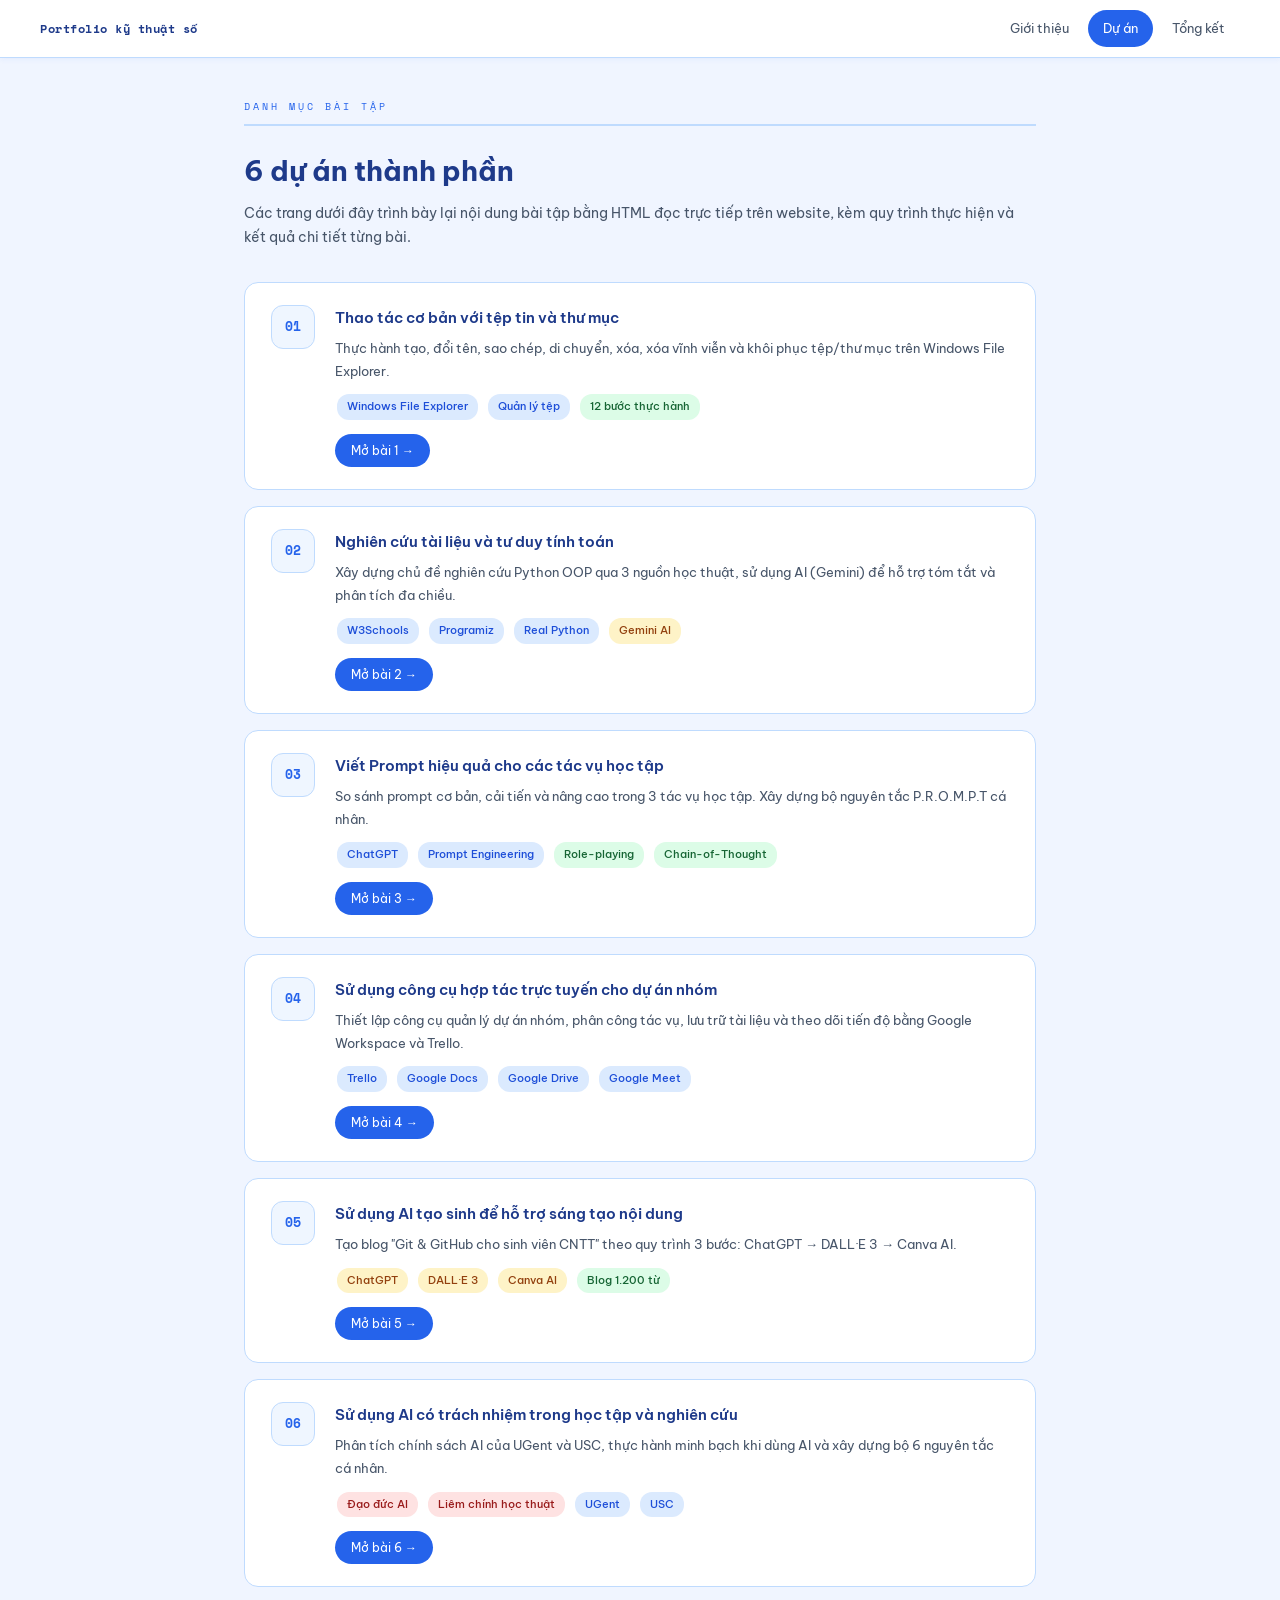
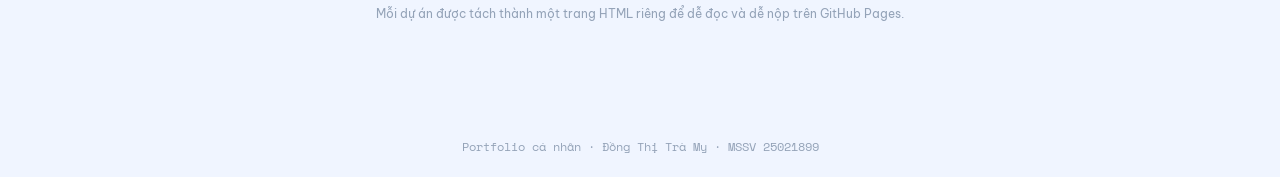
<file: projects.html>
<!DOCTYPE html>
<html lang="vi">
<head>
<meta charset="UTF-8">
<meta name="viewport" content="width=device-width, initial-scale=1.0">
<title>Dự án | Portfolio – Đồng Thị Trà My</title>
<link rel="stylesheet" href="style.css">
</head>
<body>

<nav class="topnav">
  <a href="index.html" class="topnav-logo">Portfolio kỹ thuật số</a>
  <div class="topnav-links">
    <a href="index.html">Giới thiệu</a>
    <a href="projects.html" class="active">Dự án</a>
    <a href="summary.html">Tổng kết</a>
  </div>
</nav>

<div class="page">

  <div class="sec-label">Danh mục bài tập</div>
  <h1 class="page-title">6 dự án thành phần</h1>
  <p class="page-desc">Các trang dưới đây trình bày lại nội dung bài tập bằng HTML đọc trực tiếp trên website, kèm quy trình thực hiện và kết quả chi tiết từng bài.</p>

  <div class="proj-card">
    <div class="proj-num">01</div>
    <div class="proj-body">
      <h3>Thao tác cơ bản với tệp tin và thư mục</h3>
      <p>Thực hành tạo, đổi tên, sao chép, di chuyển, xóa, xóa vĩnh viễn và khôi phục tệp/thư mục trên Windows File Explorer.</p>
      <div class="proj-tags">
        <span class="tag tag-blue">Windows File Explorer</span>
        <span class="tag tag-blue">Quản lý tệp</span>
        <span class="tag tag-green">12 bước thực hành</span>
      </div>
      <a href="bai1.html" class="proj-link">Mở bài 1 →</a>
    </div>
  </div>

  <div class="proj-card">
    <div class="proj-num">02</div>
    <div class="proj-body">
      <h3>Nghiên cứu tài liệu và tư duy tính toán</h3>
      <p>Xây dựng chủ đề nghiên cứu Python OOP qua 3 nguồn học thuật, sử dụng AI (Gemini) để hỗ trợ tóm tắt và phân tích đa chiều.</p>
      <div class="proj-tags">
        <span class="tag tag-blue">W3Schools</span>
        <span class="tag tag-blue">Programiz</span>
        <span class="tag tag-blue">Real Python</span>
        <span class="tag tag-amber">Gemini AI</span>
      </div>
      <a href="bai2.html" class="proj-link">Mở bài 2 →</a>
    </div>
  </div>

  <div class="proj-card">
    <div class="proj-num">03</div>
    <div class="proj-body">
      <h3>Viết Prompt hiệu quả cho các tác vụ học tập</h3>
      <p>So sánh prompt cơ bản, cải tiến và nâng cao trong 3 tác vụ học tập. Xây dựng bộ nguyên tắc P.R.O.M.P.T cá nhân.</p>
      <div class="proj-tags">
        <span class="tag tag-blue">ChatGPT</span>
        <span class="tag tag-blue">Prompt Engineering</span>
        <span class="tag tag-green">Role-playing</span>
        <span class="tag tag-green">Chain-of-Thought</span>
      </div>
      <a href="bai3.html" class="proj-link">Mở bài 3 →</a>
    </div>
  </div>

  <div class="proj-card">
    <div class="proj-num">04</div>
    <div class="proj-body">
      <h3>Sử dụng công cụ hợp tác trực tuyến cho dự án nhóm</h3>
      <p>Thiết lập công cụ quản lý dự án nhóm, phân công tác vụ, lưu trữ tài liệu và theo dõi tiến độ bằng Google Workspace và Trello.</p>
      <div class="proj-tags">
        <span class="tag tag-blue">Trello</span>
        <span class="tag tag-blue">Google Docs</span>
        <span class="tag tag-blue">Google Drive</span>
        <span class="tag tag-blue">Google Meet</span>
      </div>
      <a href="bai4.html" class="proj-link">Mở bài 4 →</a>
    </div>
  </div>

  <div class="proj-card">
    <div class="proj-num">05</div>
    <div class="proj-body">
      <h3>Sử dụng AI tạo sinh để hỗ trợ sáng tạo nội dung</h3>
      <p>Tạo blog "Git & GitHub cho sinh viên CNTT" theo quy trình 3 bước: ChatGPT → DALL·E 3 → Canva AI.</p>
      <div class="proj-tags">
        <span class="tag tag-amber">ChatGPT</span>
        <span class="tag tag-amber">DALL·E 3</span>
        <span class="tag tag-amber">Canva AI</span>
        <span class="tag tag-green">Blog 1.200 từ</span>
      </div>
      <a href="bai5.html" class="proj-link">Mở bài 5 →</a>
    </div>
  </div>

  <div class="proj-card">
    <div class="proj-num">06</div>
    <div class="proj-body">
      <h3>Sử dụng AI có trách nhiệm trong học tập và nghiên cứu</h3>
      <p>Phân tích chính sách AI của UGent và USC, thực hành minh bạch khi dùng AI và xây dựng bộ 6 nguyên tắc cá nhân.</p>
      <div class="proj-tags">
        <span class="tag tag-red">Đạo đức AI</span>
        <span class="tag tag-red">Liêm chính học thuật</span>
        <span class="tag tag-blue">UGent</span>
        <span class="tag tag-blue">USC</span>
      </div>
      <a href="bai6.html" class="proj-link">Mở bài 6 →</a>
    </div>
  </div>

  <p style="font-size:12px;color:var(--text-muted);text-align:center;margin-top:8px">Mỗi dự án được tách thành một trang HTML riêng để dễ đọc và dễ nộp trên GitHub Pages.</p>

</div>

<footer>Portfolio cá nhân · Đồng Thị Trà My · MSSV 25021899</footer>
</body>
</html>
</file>
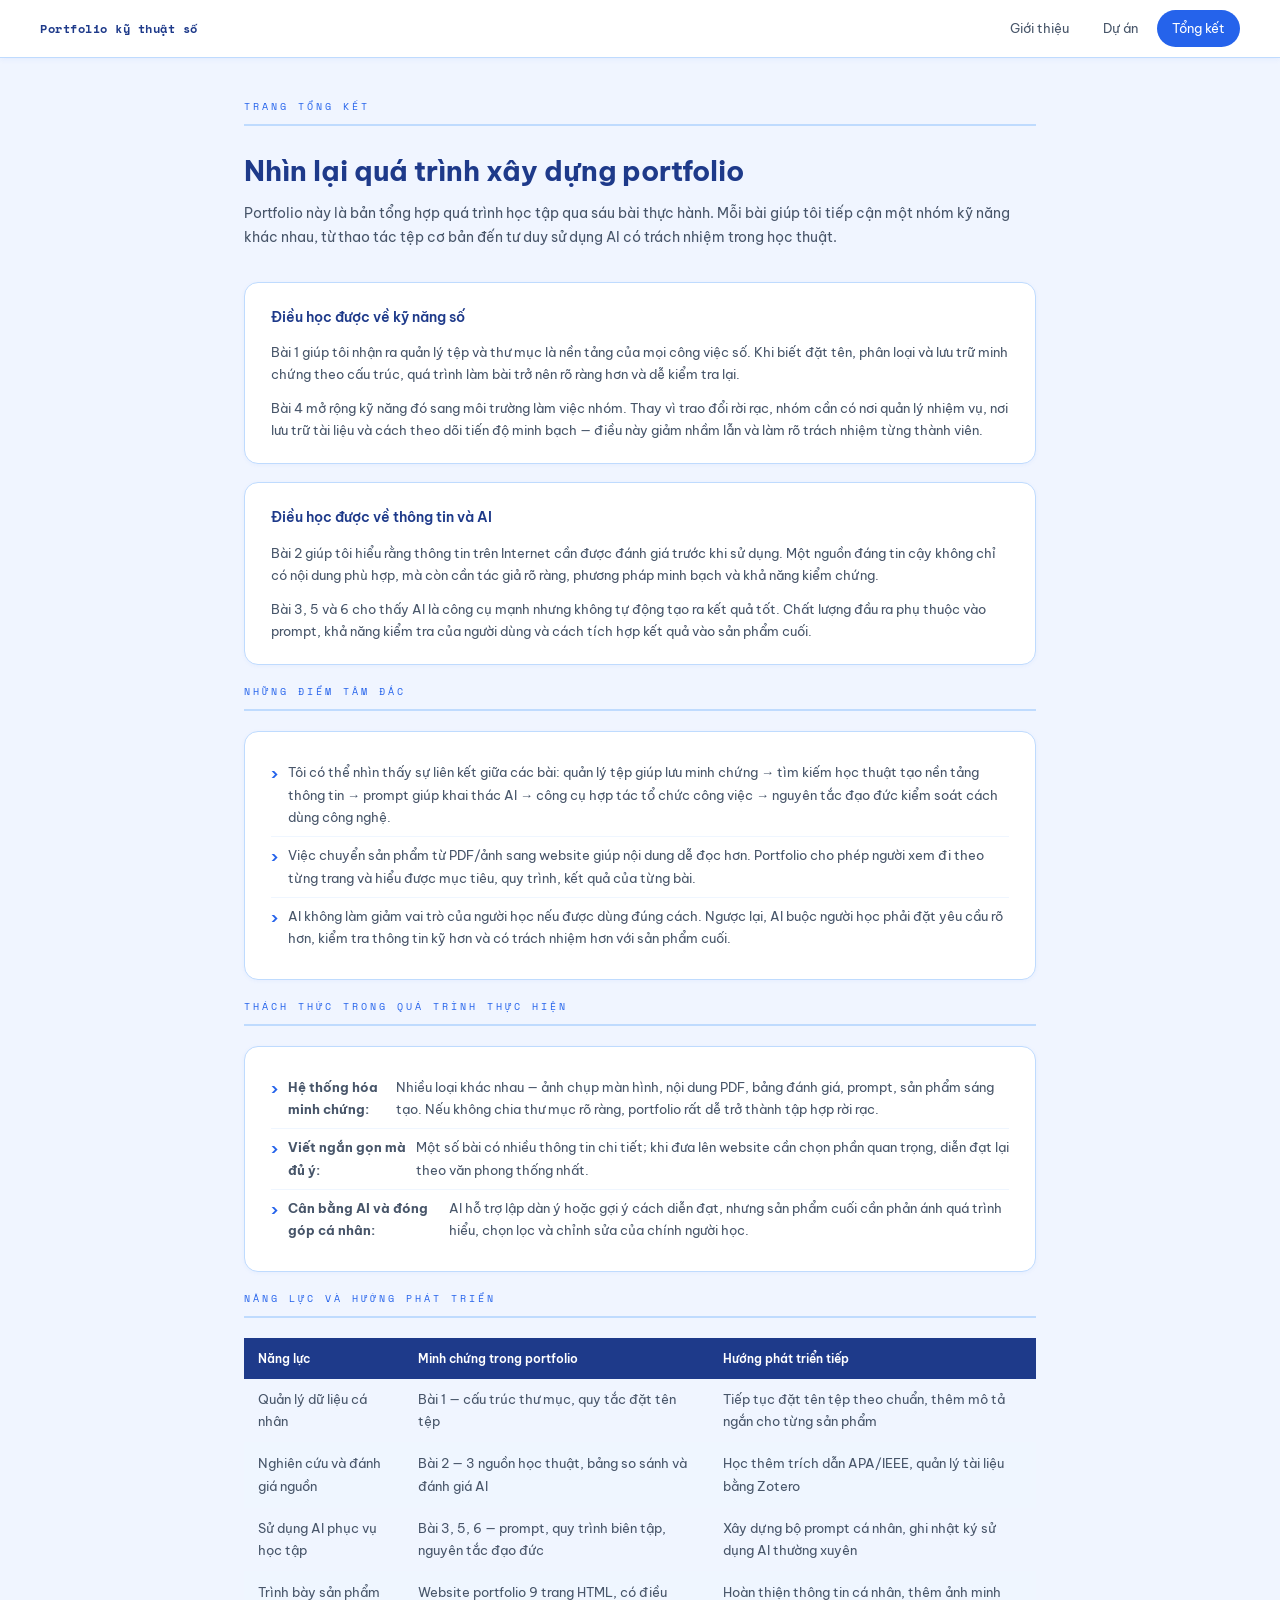
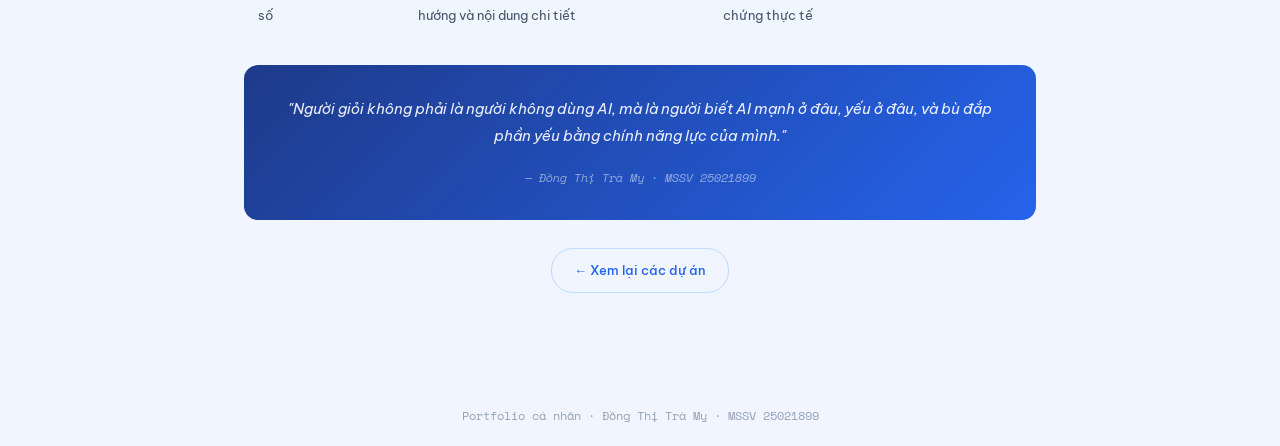
<file: summary.html>
<!DOCTYPE html>
<html lang="vi">
<head>
<meta charset="UTF-8">
<meta name="viewport" content="width=device-width, initial-scale=1.0">
<title>Tổng kết | Portfolio – Đồng Thị Trà My</title>
<link rel="stylesheet" href="style.css">
</head>
<body>

<nav class="topnav">
  <a href="index.html" class="topnav-logo">Portfolio kỹ thuật số</a>
  <div class="topnav-links">
    <a href="index.html">Giới thiệu</a>
    <a href="projects.html">Dự án</a>
    <a href="summary.html" class="active">Tổng kết</a>
  </div>
</nav>

<div class="page">

  <div class="sec-label">Trang tổng kết</div>
  <h1 class="page-title">Nhìn lại quá trình xây dựng portfolio</h1>
  <p class="page-desc">Portfolio này là bản tổng hợp quá trình học tập qua sáu bài thực hành. Mỗi bài giúp tôi tiếp cận một nhóm kỹ năng khác nhau, từ thao tác tệp cơ bản đến tư duy sử dụng AI có trách nhiệm trong học thuật.</p>

  <div class="card">
    <div class="card-title">Điều học được về kỹ năng số</div>
    <div class="card-body" style="margin-bottom:12px">Bài 1 giúp tôi nhận ra quản lý tệp và thư mục là nền tảng của mọi công việc số. Khi biết đặt tên, phân loại và lưu trữ minh chứng theo cấu trúc, quá trình làm bài trở nên rõ ràng hơn và dễ kiểm tra lại.</div>
    <div class="card-body">Bài 4 mở rộng kỹ năng đó sang môi trường làm việc nhóm. Thay vì trao đổi rời rạc, nhóm cần có nơi quản lý nhiệm vụ, nơi lưu trữ tài liệu và cách theo dõi tiến độ minh bạch — điều này giảm nhầm lẫn và làm rõ trách nhiệm từng thành viên.</div>
  </div>

  <div class="card">
    <div class="card-title">Điều học được về thông tin và AI</div>
    <div class="card-body" style="margin-bottom:12px">Bài 2 giúp tôi hiểu rằng thông tin trên Internet cần được đánh giá trước khi sử dụng. Một nguồn đáng tin cậy không chỉ có nội dung phù hợp, mà còn cần tác giả rõ ràng, phương pháp minh bạch và khả năng kiểm chứng.</div>
    <div class="card-body">Bài 3, 5 và 6 cho thấy AI là công cụ mạnh nhưng không tự động tạo ra kết quả tốt. Chất lượng đầu ra phụ thuộc vào prompt, khả năng kiểm tra của người dùng và cách tích hợp kết quả vào sản phẩm cuối.</div>
  </div>

  <div class="sec-label">Những điểm tâm đắc</div>
  <div class="card">
    <ul class="blist">
      <li>Tôi có thể nhìn thấy sự liên kết giữa các bài: quản lý tệp giúp lưu minh chứng → tìm kiếm học thuật tạo nền tảng thông tin → prompt giúp khai thác AI → công cụ hợp tác tổ chức công việc → nguyên tắc đạo đức kiểm soát cách dùng công nghệ.</li>
      <li>Việc chuyển sản phẩm từ PDF/ảnh sang website giúp nội dung dễ đọc hơn. Portfolio cho phép người xem đi theo từng trang và hiểu được mục tiêu, quy trình, kết quả của từng bài.</li>
      <li>AI không làm giảm vai trò của người học nếu được dùng đúng cách. Ngược lại, AI buộc người học phải đặt yêu cầu rõ hơn, kiểm tra thông tin kỹ hơn và có trách nhiệm hơn với sản phẩm cuối.</li>
    </ul>
  </div>

  <div class="sec-label">Thách thức trong quá trình thực hiện</div>
  <div class="card">
    <ul class="blist">
      <li><strong>Hệ thống hóa minh chứng:</strong> Nhiều loại khác nhau — ảnh chụp màn hình, nội dung PDF, bảng đánh giá, prompt, sản phẩm sáng tạo. Nếu không chia thư mục rõ ràng, portfolio rất dễ trở thành tập hợp rời rạc.</li>
      <li><strong>Viết ngắn gọn mà đủ ý:</strong> Một số bài có nhiều thông tin chi tiết; khi đưa lên website cần chọn phần quan trọng, diễn đạt lại theo văn phong thống nhất.</li>
      <li><strong>Cân bằng AI và đóng góp cá nhân:</strong> AI hỗ trợ lập dàn ý hoặc gợi ý cách diễn đạt, nhưng sản phẩm cuối cần phản ánh quá trình hiểu, chọn lọc và chỉnh sửa của chính người học.</li>
    </ul>
  </div>

  <div class="sec-label">Năng lực và hướng phát triển</div>

  <table class="tbl">
    <thead><tr><th>Năng lực</th><th>Minh chứng trong portfolio</th><th>Hướng phát triển tiếp</th></tr></thead>
    <tbody>
      <tr>
        <td>Quản lý dữ liệu cá nhân</td>
        <td>Bài 1 — cấu trúc thư mục, quy tắc đặt tên tệp</td>
        <td>Tiếp tục đặt tên tệp theo chuẩn, thêm mô tả ngắn cho từng sản phẩm</td>
      </tr>
      <tr>
        <td>Nghiên cứu và đánh giá nguồn</td>
        <td>Bài 2 — 3 nguồn học thuật, bảng so sánh và đánh giá AI</td>
        <td>Học thêm trích dẫn APA/IEEE, quản lý tài liệu bằng Zotero</td>
      </tr>
      <tr>
        <td>Sử dụng AI phục vụ học tập</td>
        <td>Bài 3, 5, 6 — prompt, quy trình biên tập, nguyên tắc đạo đức</td>
        <td>Xây dựng bộ prompt cá nhân, ghi nhật ký sử dụng AI thường xuyên</td>
      </tr>
      <tr>
        <td>Trình bày sản phẩm số</td>
        <td>Website portfolio 9 trang HTML, có điều hướng và nội dung chi tiết</td>
        <td>Hoàn thiện thông tin cá nhân, thêm ảnh minh chứng thực tế</td>
      </tr>
    </tbody>
  </table>

  <div class="quote">
    <p>"Người giỏi không phải là người không dùng AI, mà là người biết AI mạnh ở đâu, yếu ở đâu, và bù đắp phần yếu bằng chính năng lực của mình."</p>
    <cite>— Đồng Thị Trà My · MSSV 25021899</cite>
  </div>

  <div style="text-align:center;margin-top:20px">
    <a href="projects.html" class="btn btn-outline">← Xem lại các dự án</a>
  </div>

</div>

<footer>Portfolio cá nhân · Đồng Thị Trà My · MSSV 25021899</footer>
</body>
</html>
</file>
<file: style.css>
@import url('https://fonts.googleapis.com/css2?family=Be+Vietnam+Pro:ital,wght@0,300;0,400;0,500;0,600;0,700;1,400&family=Space+Mono:wght@400;700&display=swap');

*{box-sizing:border-box;margin:0;padding:0}

:root{
  --blue-dark:#1e3a8a;
  --blue-mid:#2563eb;
  --blue-light:#dbeafe;
  --blue-pale:#eff6ff;
  --blue-border:#bfdbfe;
  --text:#1e293b;
  --text-sub:#475569;
  --text-muted:#94a3b8;
  --bg:#f0f5ff;
  --white:#fff;
  --green-bg:#f0fdf4;
  --green-border:#bbf7d0;
  --green:#166534;
  --amber-bg:#fef3c7;
  --amber:#92400e;
  --red-bg:#fee2e2;
  --red:#991b1b;
  --radius:14px;
  --radius-sm:8px;
}

body{font-family:'Be Vietnam Pro',sans-serif;font-size:15px;line-height:1.75;color:var(--text);background:var(--bg);min-height:100vh}

/* NAV */
.topnav{background:var(--white);border-bottom:1px solid var(--blue-border);padding:0 40px;display:flex;align-items:center;justify-content:space-between;height:58px;position:sticky;top:0;z-index:100;box-shadow:0 1px 6px rgba(37,99,235,.07)}
.topnav-logo{font-family:'Space Mono',monospace;font-size:12px;font-weight:700;color:var(--blue-dark);text-decoration:none;letter-spacing:.5px}
.topnav-links{display:flex;gap:4px}
.topnav-links a{text-decoration:none;font-size:13px;color:var(--text-sub);padding:6px 14px;border-radius:20px;transition:all .18s;border:1px solid transparent}
.topnav-links a:hover{background:var(--blue-pale);color:var(--blue-mid)}
.topnav-links a.active{background:var(--blue-mid);color:#fff}

/* LAYOUT */
.page{max-width:840px;margin:0 auto;padding:40px 24px 80px}

/* HERO */
.hero{background:linear-gradient(135deg,#dbeafe 0%,#bfdbfe 55%,#93c5fd 100%);border:1px solid var(--blue-border);border-radius:18px;padding:50px 40px 42px;margin-bottom:32px;position:relative;overflow:hidden}
.hero::before{content:'';position:absolute;top:-50px;right:-50px;width:220px;height:220px;border-radius:50%;background:rgba(255,255,255,.25)}
.hero::after{content:'';position:absolute;bottom:-70px;right:70px;width:160px;height:160px;border-radius:50%;background:rgba(255,255,255,.15)}
.hero-label{font-family:'Space Mono',monospace;font-size:10px;letter-spacing:3px;text-transform:uppercase;color:var(--blue-mid);margin-bottom:14px}
.hero h1{font-size:34px;font-weight:700;color:var(--blue-dark);line-height:1.2;margin-bottom:10px}
.hero-sub{font-size:14px;color:var(--blue-mid);margin-bottom:26px}
.hero-chips{display:flex;gap:10px;flex-wrap:wrap}
.chip{background:rgba(255,255,255,.55);border:1px solid rgba(37,99,235,.25);border-radius:20px;padding:4px 14px;font-size:12px;color:var(--blue-dark);backdrop-filter:blur(4px)}

/* SECTION LABEL */
.sec-label{font-family:'Space Mono',monospace;font-size:10px;letter-spacing:3px;text-transform:uppercase;color:var(--blue-mid);margin-bottom:20px;padding-bottom:8px;border-bottom:2px solid var(--blue-border)}

/* PAGE TITLE */
.page-title{font-size:28px;font-weight:700;color:var(--blue-dark);margin-bottom:6px}
.page-desc{font-size:14px;color:var(--text-sub);margin-bottom:32px}

/* CARD */
.card{background:var(--white);border:1px solid var(--blue-border);border-radius:var(--radius);padding:22px 26px;margin-bottom:18px;box-shadow:0 1px 4px rgba(37,99,235,.05)}
.card-title{font-weight:600;font-size:14px;color:var(--blue-dark);margin-bottom:12px;display:flex;align-items:center;gap:8px}
.card-body{font-size:13px;color:var(--text-sub);line-height:1.7}

/* STEPS */
.steps{list-style:none;padding:0;counter-reset:step}
.steps li{counter-increment:step;display:flex;gap:14px;align-items:flex-start;margin-bottom:14px}
.steps li::before{content:counter(step);min-width:26px;height:26px;border-radius:50%;background:var(--blue-mid);color:#fff;font-size:11px;font-weight:700;font-family:'Space Mono',monospace;display:flex;align-items:center;justify-content:center;flex-shrink:0;margin-top:3px}
.step-text{font-size:13px;color:var(--text-sub)}
.step-text strong{color:var(--text);font-weight:600}
.step-text code{background:var(--blue-pale);color:var(--blue-mid);font-family:'Space Mono',monospace;padding:1px 6px;border-radius:5px;font-size:12px}

/* BULLET LIST */
.blist{list-style:none;padding:0}
.blist li{font-size:13px;color:var(--text-sub);padding:7px 0;border-bottom:1px solid var(--blue-pale);display:flex;gap:10px;align-items:flex-start}
.blist li:last-child{border-bottom:none}
.blist li::before{content:'›';color:var(--blue-mid);font-weight:700;font-size:16px;flex-shrink:0;margin-top:-1px}

/* TREE */
.tree{font-family:'Space Mono',monospace;font-size:12px;line-height:2.1;background:var(--blue-pale);border:1px solid var(--blue-border);border-radius:var(--radius-sm);padding:16px 20px;color:var(--text-sub);margin-bottom:16px}
.tree .folder{color:var(--blue-mid);font-weight:700}
.tree .note{color:var(--text-muted);font-size:10px}

/* PROMPT BOX */
.prompt-wrap{margin-bottom:16px}
.prompt-label{font-family:'Space Mono',monospace;font-size:10px;letter-spacing:2px;text-transform:uppercase;color:var(--blue-mid);margin-bottom:6px;font-weight:700}
.prompt-box{border-left:3px solid var(--blue-mid);padding:10px 16px;background:var(--blue-pale);border-radius:0 var(--radius-sm) var(--radius-sm) 0;font-size:13px;color:var(--text);font-style:italic;line-height:1.65}

/* PRINCIPLE LIST */
.plist{list-style:none;padding:0}
.plist li{display:flex;gap:14px;align-items:flex-start;padding:12px 0;border-bottom:1px solid var(--blue-pale)}
.plist li:last-child{border-bottom:none}
.pnum{min-width:30px;height:30px;border-radius:var(--radius-sm);background:var(--blue-mid);color:#fff;font-size:12px;font-weight:700;font-family:'Space Mono',monospace;display:flex;align-items:center;justify-content:center;flex-shrink:0}
.pbody strong{font-size:13px;font-weight:600;color:var(--text);display:block;margin-bottom:2px}
.pbody span{font-size:12px;color:var(--text-sub)}

/* GRID */
.grid2{display:grid;grid-template-columns:1fr 1fr;gap:14px;margin-bottom:18px}
.grid3{display:grid;grid-template-columns:repeat(3,1fr);gap:14px;margin-bottom:18px}
.grid4{display:grid;grid-template-columns:repeat(2,1fr);gap:14px;margin-bottom:18px}

/* COMPARE CARD */
.ccard{background:var(--white);border:1px solid var(--blue-border);border-radius:var(--radius-sm);padding:16px}
.ccard h4{font-size:13px;font-weight:600;color:var(--blue-dark);margin-bottom:8px}
.ccard p{font-size:12px;color:var(--text-sub);line-height:1.55}

/* UNI CARD */
.uni-ugent{background:var(--blue-pale);border:1px solid var(--blue-border);border-radius:var(--radius);padding:20px}
.uni-usc{background:var(--green-bg);border:1px solid var(--green-border);border-radius:var(--radius);padding:20px}
.uni-label{font-family:'Space Mono',monospace;font-size:10px;letter-spacing:2px;text-transform:uppercase;font-weight:700;margin-bottom:8px}
.uni-ugent .uni-label{color:var(--blue-mid)}
.uni-usc .uni-label{color:var(--green)}
.uni-list{list-style:none;padding:0;margin-top:10px}
.uni-list li{font-size:12px;color:var(--text-sub);padding:5px 0;border-bottom:1px solid rgba(0,0,0,.05);display:flex;gap:8px;align-items:flex-start}
.uni-list li:last-child{border-bottom:none}

/* TOOL CARD */
.tcol{text-align:center;background:var(--white);border:1px solid var(--blue-border);border-radius:var(--radius);padding:20px 14px}
.ticon{width:42px;height:42px;border-radius:12px;background:var(--blue-mid);display:flex;align-items:center;justify-content:center;margin:0 auto 10px;font-size:20px;color:#fff}
.tname{font-size:13px;font-weight:600;color:var(--blue-dark);margin-bottom:4px}
.trole{font-size:11px;color:var(--text-muted)}
.tpct{font-size:11px;font-family:'Space Mono',monospace;color:var(--blue-mid);margin-top:6px}

/* TAGS */
.tag{display:inline-block;font-size:11px;padding:3px 10px;border-radius:12px;font-weight:500;margin:2px}
.tag-blue{background:var(--blue-light);color:#1d4ed8}
.tag-green{background:#dcfce7;color:#166534}
.tag-amber{background:var(--amber-bg);color:var(--amber)}
.tag-red{background:var(--red-bg);color:var(--red)}

/* STAT GRID */
.stat-grid{display:grid;grid-template-columns:repeat(3,1fr);gap:12px;margin-bottom:24px}
.stat{background:var(--white);border:1px solid var(--blue-border);border-radius:var(--radius);padding:18px;text-align:center}
.stat-num{font-size:32px;font-weight:700;font-family:'Space Mono',monospace;color:var(--blue-mid);line-height:1}
.stat-label{font-size:11px;color:var(--text-muted);margin-top:5px}

/* PROJECT CARDS */
.proj-card{background:var(--white);border:1px solid var(--blue-border);border-radius:var(--radius);padding:22px 26px;margin-bottom:16px;display:flex;gap:20px;align-items:flex-start;transition:box-shadow .18s}
.proj-card:hover{box-shadow:0 4px 16px rgba(37,99,235,.12)}
.proj-num{min-width:44px;height:44px;border-radius:12px;background:var(--blue-pale);border:1px solid var(--blue-border);display:flex;align-items:center;justify-content:center;font-family:'Space Mono',monospace;font-weight:700;font-size:13px;color:var(--blue-mid);flex-shrink:0}
.proj-body{flex:1}
.proj-body h3{font-size:15px;font-weight:600;color:var(--blue-dark);margin-bottom:6px}
.proj-body p{font-size:13px;color:var(--text-sub);margin-bottom:10px}
.proj-tags{display:flex;gap:6px;flex-wrap:wrap;margin-bottom:12px}
.proj-link{display:inline-block;background:var(--blue-mid);color:#fff;font-size:12px;padding:6px 16px;border-radius:20px;text-decoration:none;transition:background .18s}
.proj-link:hover{background:var(--blue-dark)}

/* TABLE */
.tbl{width:100%;border-collapse:collapse;font-size:13px;margin-bottom:16px}
.tbl th{background:var(--blue-dark);color:#fff;padding:10px 14px;text-align:left;font-weight:600;font-size:12px}
.tbl td{padding:9px 14px;border-bottom:1px solid var(--blue-pale);color:var(--text-sub);vertical-align:top}
.tbl tr:nth-child(even) td{background:var(--blue-pale)}

/* QUOTE */
.quote{background:linear-gradient(135deg,var(--blue-dark) 0%,var(--blue-mid) 100%);color:#fff;border-radius:var(--radius);padding:30px 36px;margin-top:28px;text-align:center}
.quote p{font-size:15px;font-style:italic;line-height:1.85;color:rgba(255,255,255,.9);margin-bottom:14px}
.quote cite{font-size:12px;color:rgba(255,255,255,.5);font-family:'Space Mono',monospace}

/* BTN */
.btn{display:inline-block;background:var(--blue-mid);color:#fff;text-decoration:none;padding:10px 22px;border-radius:22px;font-size:13px;font-weight:500;transition:background .18s;margin-top:8px}
.btn:hover{background:var(--blue-dark)}
.btn-outline{background:transparent;border:1px solid var(--blue-border);color:var(--blue-mid)}
.btn-outline:hover{background:var(--blue-pale)}

/* FOOTER */
footer{text-align:center;font-size:12px;color:var(--text-muted);padding:32px 0 20px;font-family:'Space Mono',monospace}

@media(max-width:580px){
  .topnav{padding:0 16px}
  .topnav-logo{display:none}
  .grid2,.grid3,.grid4,.stat-grid{grid-template-columns:1fr}
  .hero{padding:32px 22px 28px}
  .hero h1{font-size:26px}
  .proj-card{flex-direction:column;gap:12px}
  .page{padding:28px 16px 60px}
}
</file>
